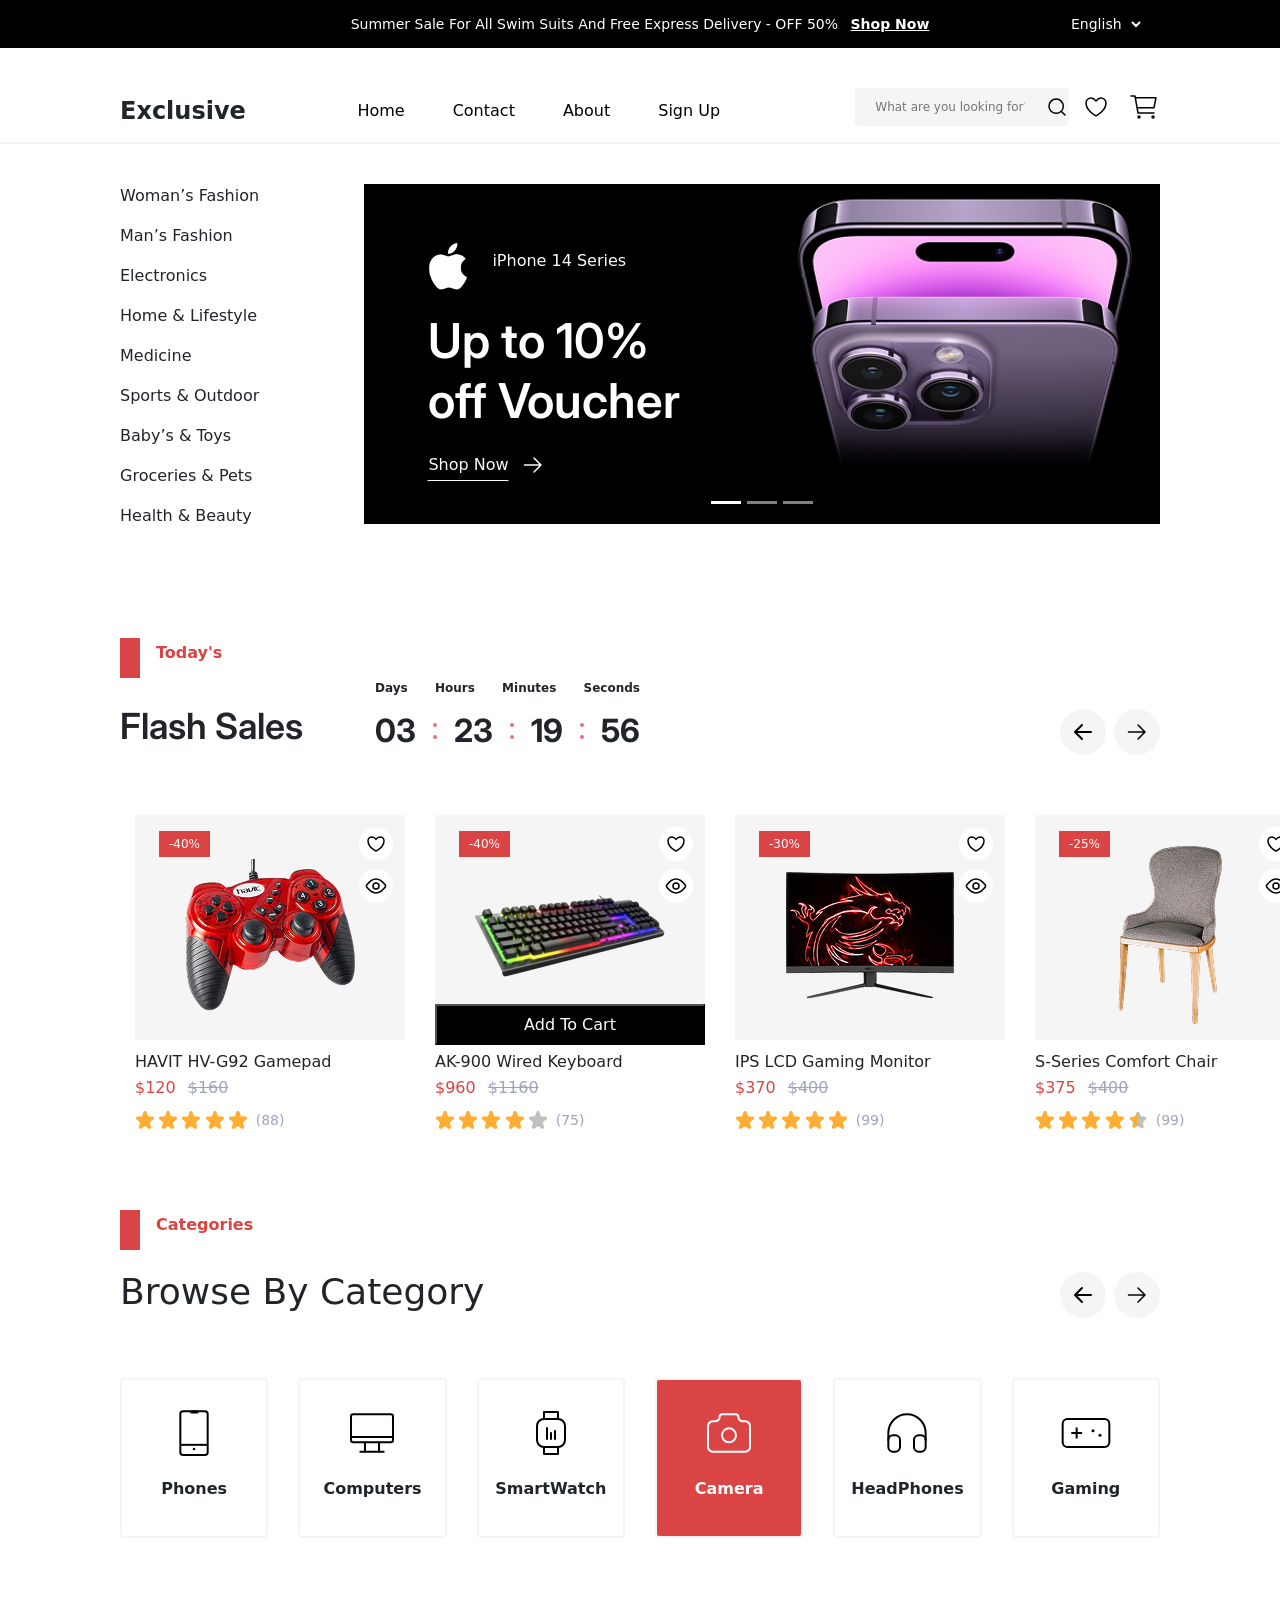
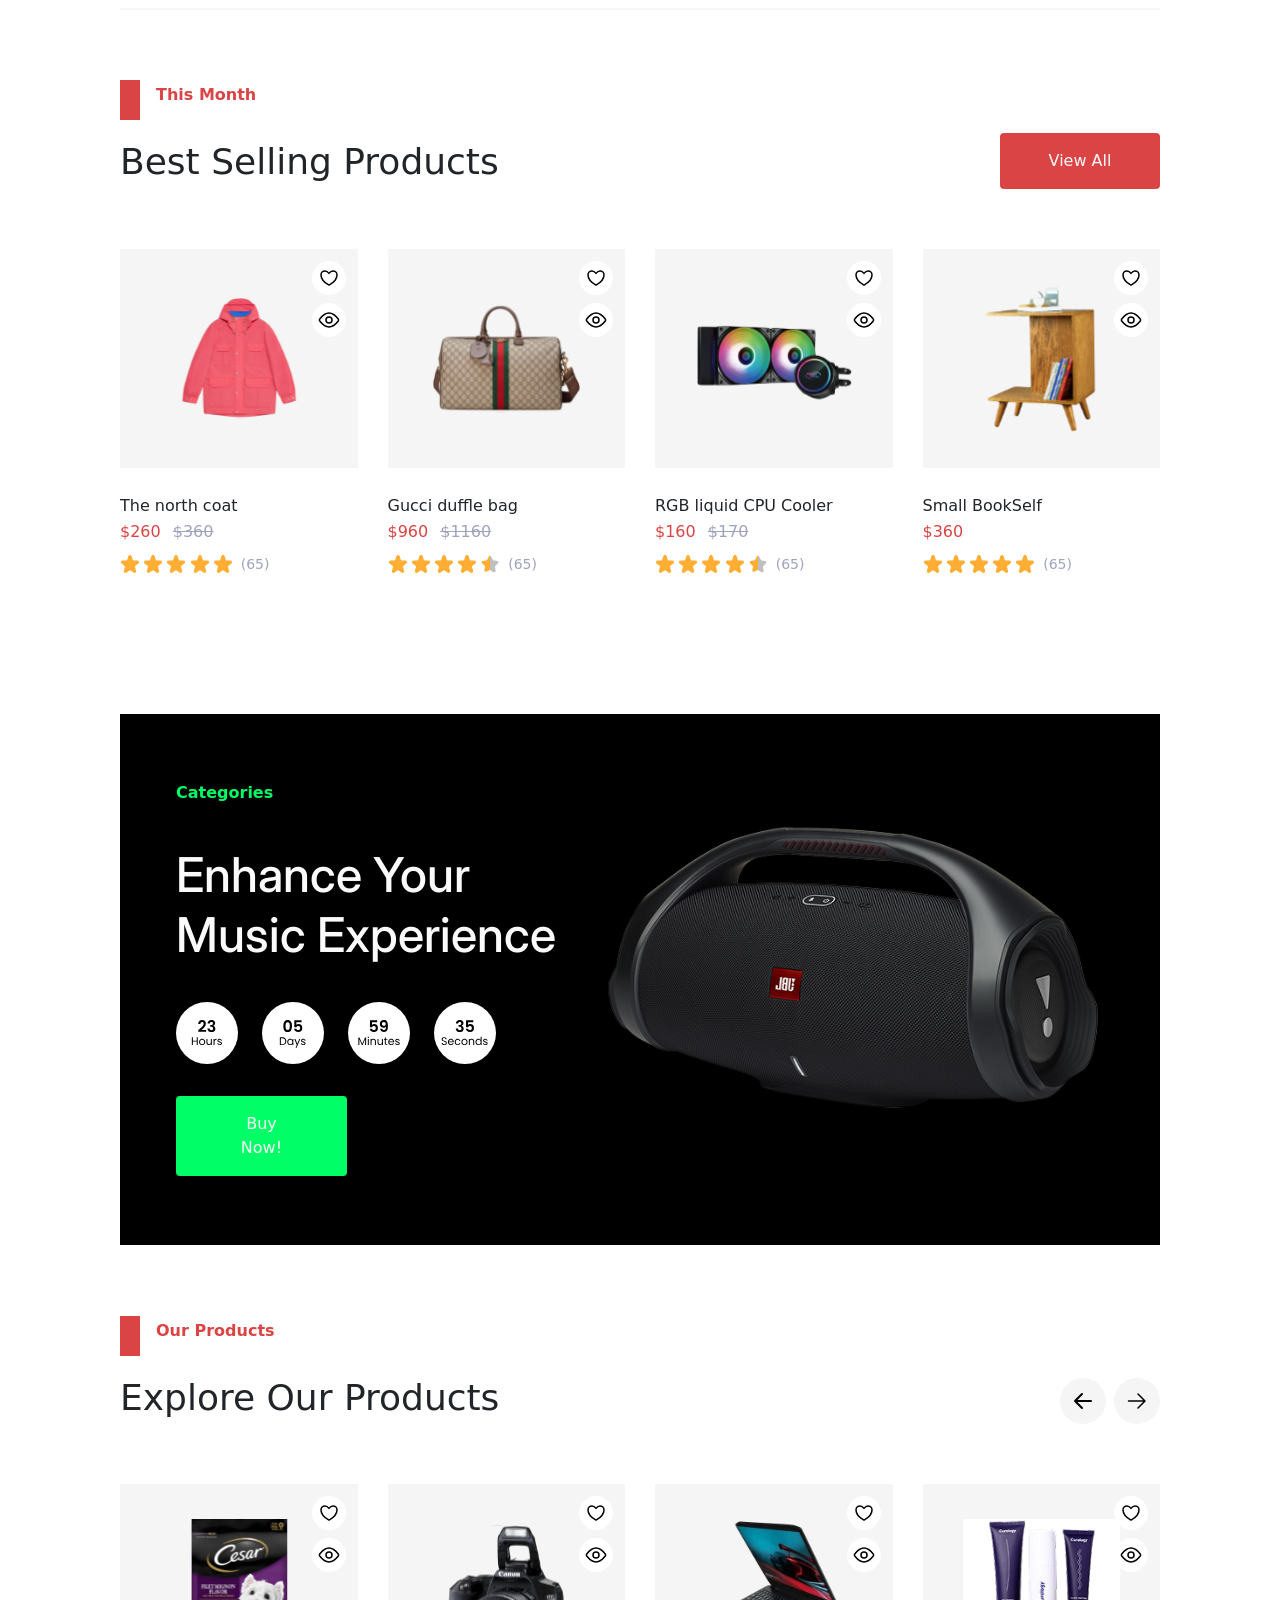
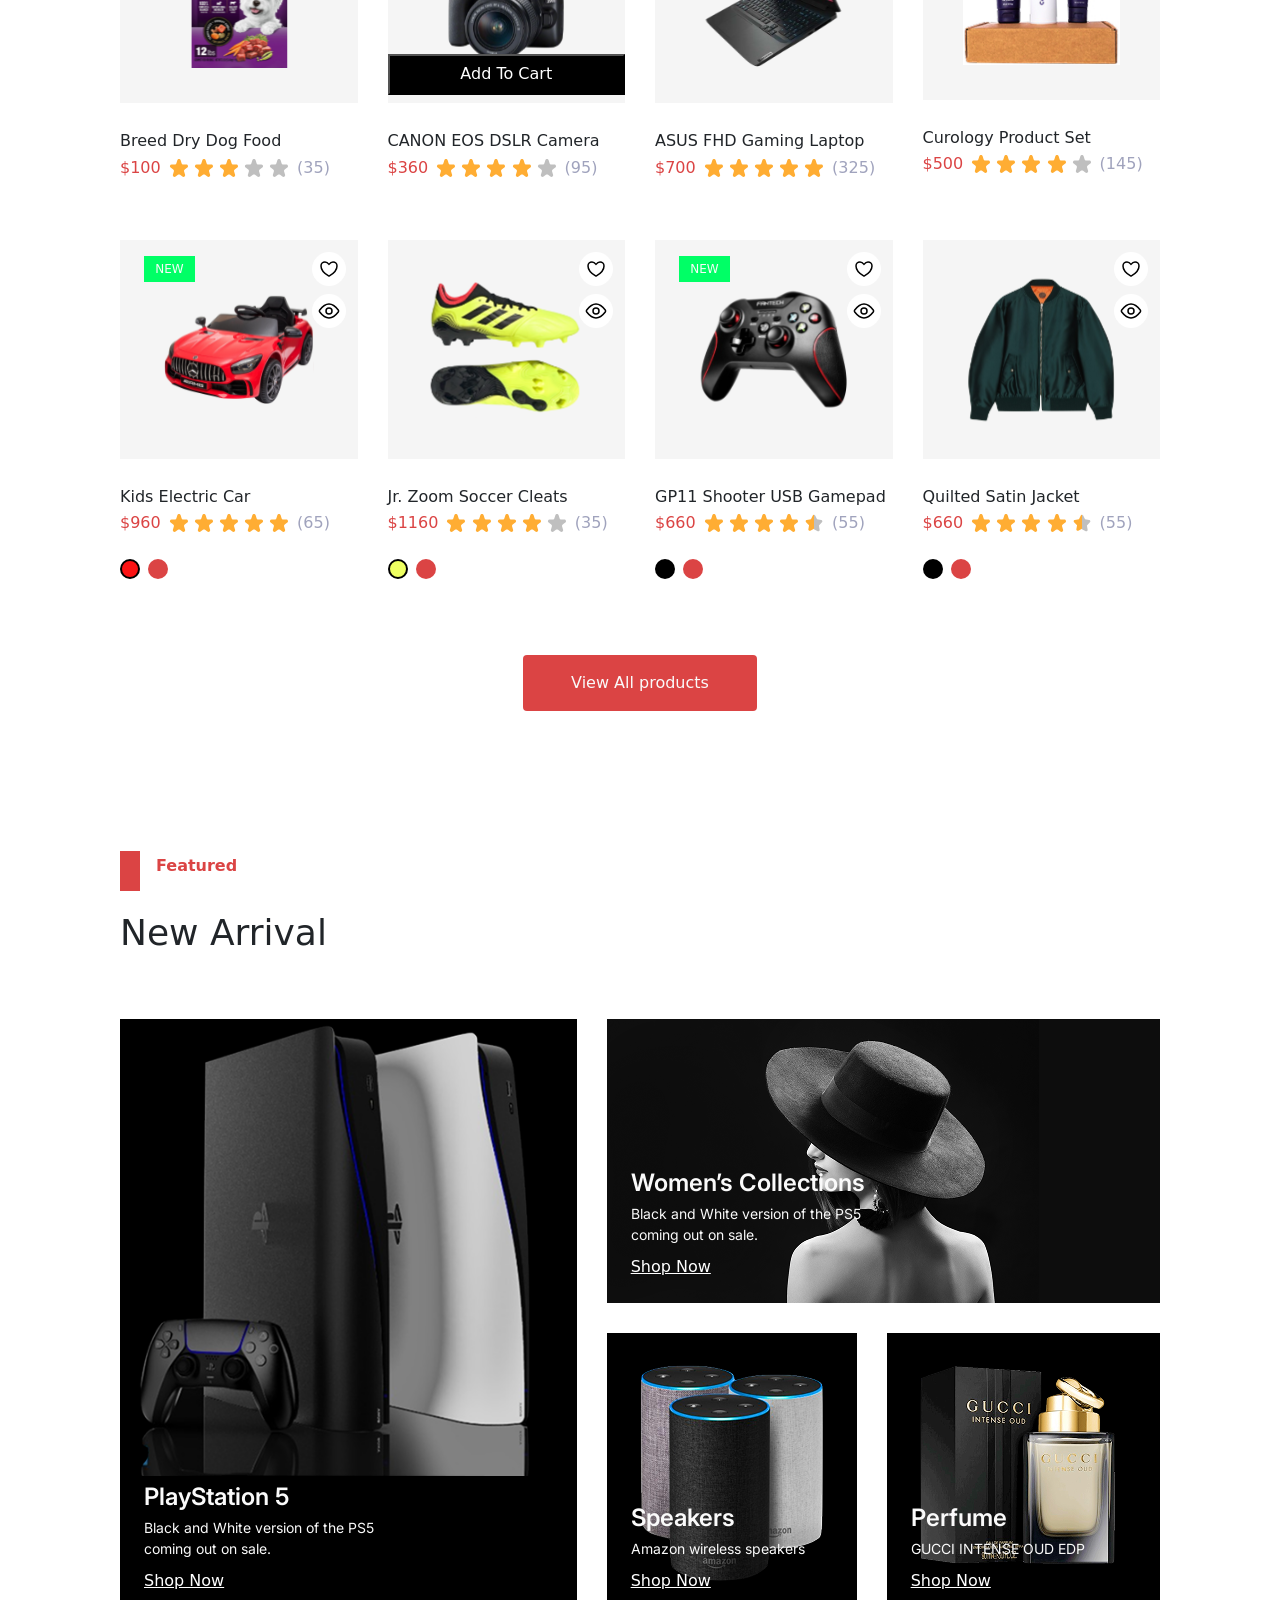
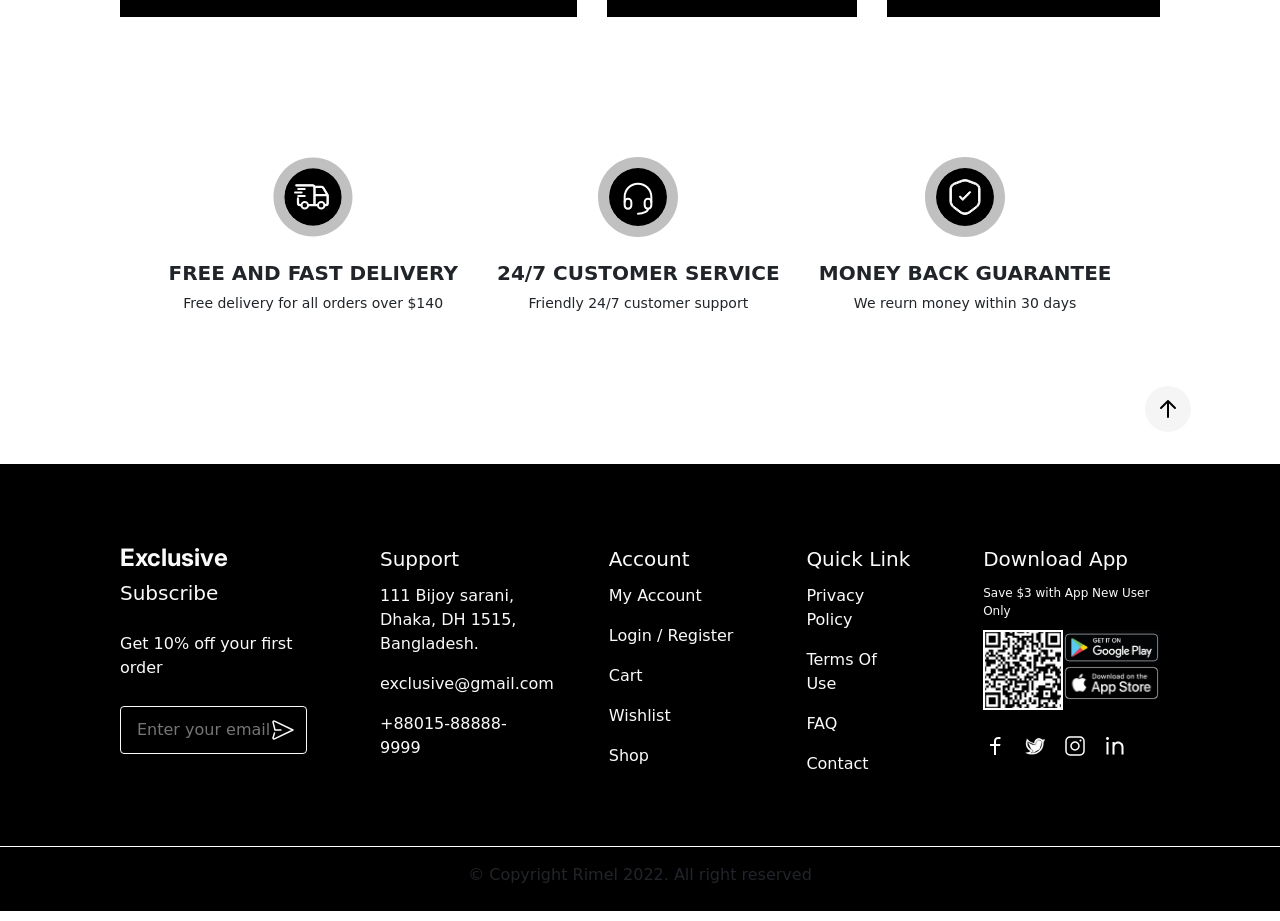
<file: index.html>
<!DOCTYPE html>
<html lang="en">
<head>
  <meta charset="UTF-8">
  <meta name="viewport" content="width=device-width, initial-scale=1.0">
  <link rel="stylesheet" href="./styles/reset.css">
  <link rel="stylesheet" href="./styles/styles.css">
  <link rel="stylesheet" href="./styles/responsive.css">
   <link href="https://cdn.jsdelivr.net/npm/bootstrap@5.3.3/dist/css/bootstrap.min.css" rel="stylesheet" integrity="sha384-QWTKZyjpPEjISv5WaRU9OFeRpok6YctnYmDr5pNlyT2bRjXh0JMhjY6hW+ALEwIH" crossorigin="anonymous">
  <title>E-commerce</title>
</head>
<body>
  <!-- Header-->
 <header class="header">
    <!-- Language Bar -->
  <div class="dropdown">
    <select id="language-select" class="dropdown-select">
      <option value="english" selected>English</option>
      <option value="french">French</option>
      <option value="spanish">Spanish</option>
      <option value="german">German</option>
      <option value="italian">Italian</option>
    </select>
  </div>
  <!-- Header Box containing the promotion text and shop now link -->
 <div class="header__box">
  <p class="header__text">
    Summer Sale For All Swim Suits And Free Express Delivery - OFF 50% 
    <a href="#shopnow" class="hero__shop-now-link">Shop Now</a>
  </p>
</div>

   <!-- Header Bottom Box containing the navigation bar and buttons -->
  <div class="header__bottom-box">
     <!-- Navigation Bar with menu items -->
   <div class="navbar">
    <p class="navbar-header">Exclusive</p>
     <nav class="navbar__nav">
    <ul class="navbar__list">
      <li><a href="./index.html" class="navbar__link">Home</a></li>
      <li><a href="#contact" class="navbar__link">Contact</a></li>
     <li><a href="./about.html" class="navbar__link">About</a></li>
      <li><a href="#signup" class="navbar__link navbar__link--signup">Sign Up</a></li>
    </ul>
  </nav>
   </div>
   <!-- Nav Buttons (Search Bar, Wishlist, and Basket) -->
   <div class="nav-buttons">
  <div class="nav-buttons__search">
    <input type="text" placeholder="What are you looking for?" class="nav-buttons__search-input">
    <img src="./images/Home/search.svg" class="nav-buttons__search-icon" alt="search-icon" />
  </div>
  <div class="nav-buttons__icons">
   <a href="./wishlist.html">
  <img src="./images/Home/Wishlist.svg" class="nav-buttons__wishlist-icon" alt="wishlist-icon" />
</a>
    <img src="./images/Home/basket.svg" class="nav-buttons__basket-icon" alt="basket-icon" />
  </div>
</div>
  </div>
    <!--Burger Menu hidden by default-->
<div class="burger-menu">
        <div class="burger-menu-bar"></div>
        <div class="burger-menu-bar"></div>
        <div class="burger-menu-bar"></div>
    </div>
      <!--Burger Navigation-->
    <div class="burger-navigation">
<ul class="burger-navigation-list">
   <li><a href="./index.html" class="navbar__link">Home</a></li>
      <li><a href="#contact" class="navbar__link">Contact</a></li>
     <li><a href="./about.html" class="navbar__link">About</a></li>
      <li><a href="#signup" class="navbar__link navbar__link--signup">Sign Up</a></li>
      <li></li>
</ul>
     <input type="text" placeholder="What are you looking for?" class="burger-navigation-input"> 
     <div>
      <a href="./wishlist.html">
  <img src="./images/Home/Wishlist.svg" class="nav-buttons__wishlist-icon" alt="wishlist-icon" />
</a>
<img src="./images/Home/basket.svg" class="nav-buttons__basket-icon" alt="basket-icon" />
</div>
    </div>
</header>
<main>
    <!-- Hero Section -->
  <section class="hero-section section">
    <!-- side bar with product categories list -->
  <aside>
    <div class="categories-box">
<ul class="categories-list">
<li class="list-group-item"> Woman’s Fashion</li>
<li class="list-group-item">Man’s Fashion</li>
  <li class="list-group-item">Electronics</li>
  <li class="list-group-item">Home &amp; Lifestyle</li>
  <li class="list-group-item">Medicine</li>
   <li class="list-group-item">Sports &amp; Outdoor</li>
   <li class="list-group-item">Baby’s &amp; Toys</li>
    <li class="list-group-item">Groceries &amp; Pets</li>
    <li class="list-group-item">Health &amp; Beauty</li>
</ul>
</div>
  </aside>
   <!-- Hero Content, used Bootstrap-->
  <div class="hero-content">
     <div id="carouselExampleCaptions" class="carousel slide">
  <div class="carousel-indicators">
    <button type="button" data-bs-target="#carouselExampleCaptions" data-bs-slide-to="0" class="active" aria-current="true" aria-label="Slide 1"></button>
    <button type="button" data-bs-target="#carouselExampleCaptions" data-bs-slide-to="1" aria-label="Slide 2"></button>
    <button type="button" data-bs-target="#carouselExampleCaptions" data-bs-slide-to="2" aria-label="Slide 3"></button>
  </div>
  <div class="carousel-inner">
<div class="carousel-item active">
  <div class="row no-gutters">
    <!-- Left side (Text) -->
    <div class="col-md-6 d-flex align-items-center text-side">
      <div class="text-content">
        <div class="hero-subtitles">
          <img src="./images/Home/apple.svg" alt="apple-icon" />
          <p>iPhone 14 Series</p>
        </div>
        <h1 class="hero-header">Up to 10% off Voucher</h1>
        <div class="hero-btn">
          <a href="#" class="shopping-link">Shop Now</a>
          <img src="./images/Home/white-arrow.svg" alt="right-arrow" />
        </div>
      </div>
    </div>
    <!-- Right side (Image) -->
    <div class="col-md-6 image-side">
      <img src="./images/Home/hero-img.png" class="d-block w-100" alt="...">
    </div>
  </div>
</div>
  </div>
</div>
   </div>
  </section>
   <!-- flash-sales Section -->
<section class="flash-sales-section">
    <!-- Flash Sales Header Section -->
  <div class="flash-sales-header">
    <div class="section-titles">
<div class="section-title-box">
    <div class="section-title-elements">
      <div class="title-element-box">
      </div>
      <p>Today's</p>
    </div>
  </div>
<div class="flesh-section-title">
<h3>Flash Sales</h3>
 <!-- Timer Box -->
<div class="time-box">
  <ul class="time-set">
    <li>Days</li>
    <li>Hours</li>
    <li>Minutes</li>
    <li>Seconds</li>
  </ul>
   <!-- Countdown Numbers -->
  <div class="time-box-info-numbers">
  <div class="time-box-info-number">
    03
  </div>
  <div class="time-dots">
     <div class="dot"></div>
     <div class="dot"></div>
</div>
  <div class="time-box-info-number">
    23
  </div>
    <div class="time-dots">
     <div class="dot"></div>
     <div class="dot"></div>
</div>
  <div class="time-box-info-number">
    19
  </div>
    <div class="time-dots">
     <div class="dot"></div>
     <div class="dot"></div>
</div>
  <div class="time-box-info-number">
    56
  </div>
  </div>
</div>
  </div>
  </div>
   <!-- Navigation Buttons for Product Cards -->
  <div class="section-navigation">
    <div class="navigation-button">
      <img src="./images/Home/arrow-left.svg" alt="arrow-left" />
    </div>
    <div class="navigation-button">
      <img src="./images/Home/arrow-right.svg" alt="arrow-right" />
    </div>
  </div>
  </div>
  <!-- Flash Sales Product Cards -->
  <div class="flesh-sales-cards">
      <!-- Flash Sales Product Card -->
    <div class="wishlist-card">
      <div class="wishlist-images">
  <div class="card-icons">
        <img src="./images/Home/heart.svg" alt="heart-icon" />
        <img src="./images/Home/eye.svg" alt="eye-icon" />
      </div>
   <p class="card-label red-label">-40%</p>
    <!-- product Image-->
      <img src="./images/Home/Gaming.png" alt="gamepad" class="wishlist-img"/>
    </div>
      <!-- product description-->
  <div class="card-text">
    <h5 class="product-name">HAVIT HV-G92 Gamepad</h5>
     <div class="product-prices">
          <p class="current-price">$120</p>
          <p class="old-price">$160</p>
        </div>
         <!-- product Rating-->
    <div class="rating-box">
          <div class="rating-stars">
          <img src="./images/Home/orange-star.svg" alt="orange-star" />
           <img src="./images/Home/orange-star.svg" alt="orange-star" />
            <img src="./images/Home/orange-star.svg" alt="orange-star" />
             <img src="./images/Home/orange-star.svg" alt="orange-star" />
              <img src="./images/Home/orange-star.svg" alt="orange-star" />
             </div>
             <div class="rating-num">
              <p>(88)</p>
             </div>
        </div>
  </div>
</div>
 <!-- product card-->
  <div class="wishlist-card">
          <div class="wishlist-images">
<div class="card-icons">
        <img src="./images/Home/heart.svg" alt="heart-icon" />
        <img src="./images/Home/eye.svg" alt="eye-icon" />
      </div>
      <p class="card-label red-label">-40%</p>
       <!-- product Image-->
      <img src="./images/Home/keyboard.png" alt="keyboard" class="wishlist-img" />
      </div>
       <!-- product description-->
     <button class="card-button" type="button">Add To Cart</button>
  <div class="card-text">
    <h5 class="product-name">AK-900 Wired Keyboard</h5>
     <div class="product-prices">
          <p class="current-price">$960</p>
          <p class="old-price">$1160</p>
        </div>
         <!-- product Rating-->
    <div class="rating-box">
          <div class="rating-stars">
          <img src="./images/Home/orange-star.svg" alt="orange-star" />
           <img src="./images/Home/orange-star.svg" alt="orange-star" />
            <img src="./images/Home/orange-star.svg" alt="orange-star" />
             <img src="./images/Home/orange-star.svg" alt="orange-star" />
              <img src="./images/Home/grey-star.svg" alt="grey-star" />
             </div>
             <div class="rating-num">
              <p>(75)</p>
             </div>
        </div>
  </div>
</div>
  <div class="wishlist-card">
          <div class="wishlist-images">
<div class="card-icons">
        <img src="./images/Home/heart.svg" alt="heart-icon" />
        <img src="./images/Home/eye.svg" alt="eye-icon" />
      </div>
      <p class="card-label red-label">-30%</p>
       <!-- product Image-->
      <img src="./images/Wishlist/tv.png" alt="tv" class="wishlist-img" />
      </div>
       <!-- product description-->
  <div class="card-text">
    <h5 class="product-name">IPS LCD Gaming Monitor </h5>
     <div class="product-prices">
          <p class="current-price">$370</p>
          <p class="old-price">$400</p>
        </div>
                 <!-- product Rating-->
    <div class="rating-box">
          <div class="rating-stars">
          <img src="./images/Home/orange-star.svg" alt="orange-star" />
           <img src="./images/Home/orange-star.svg" alt="orange-star" />
            <img src="./images/Home/orange-star.svg" alt="orange-star" />
             <img src="./images/Home/orange-star.svg" alt="orange-star" />
              <img src="./images/Home/orange-star.svg" alt="orange-star" />  
             </div>
             <div class="rating-num">
              <p>(99)</p>
             </div>
        </div>
  </div>
</div>
<div class="wishlist-card">
          <div class="wishlist-images">
<div class="card-icons">
        <img src="./images/Home/heart.svg" alt="heart-icon" />
        <img src="./images/Home/eye.svg" alt="eye-icon" />
      </div>
      <p class="card-label red-label">-25%</p>
       <!-- product Image-->
      <img src="./images/Home/chair.png" alt="chair" class="wishlist-img" />
      </div>
       <!-- product description-->
  <div class="card-text">
    <h5 class="product-name">S-Series Comfort Chair</h5>
     <div class="product-prices">
          <p class="current-price">$375</p>
          <p class="old-price">$400</p>
        </div>
                 <!-- product Rating-->
    <div class="rating-box">
          <div class="rating-stars">
          <img src="./images/Home/orange-star.svg" alt="orange-star" />
           <img src="./images/Home/orange-star.svg" alt="orange-star" />
            <img src="./images/Home/orange-star.svg" alt="orange-star" />
             <img src="./images/Home/orange-star.svg" alt="orange-star" />
             <img src="./images/Home/star-half-filled.svg"  alt="half-orange"/>
             </div>
             <div class="rating-num">
              <p>(99)</p>
             </div>
        </div>
  </div>
</div>
 <div class="wishlist-card">
          <div class="wishlist-images">
<div class="card-icons">
        <img src="./images/Home/heart.svg" alt="heart-icon" />
        <img src="./images/Home/eye.svg" alt="eye-icon" />
      </div>
      <p class="card-label red-label">-25%</p>
       <!-- product Image-->
      <img src="./images/Home/chair.png" alt="chair" class="wishlist-img" />
      </div>
       <!-- product description-->
  <div class="card-text">
    <h5 class="product-name">S-Series Comfort Chair</h5>
     <div class="product-prices">
          <p class="current-price">$375</p>
          <p class="old-price">$400</p>
        </div>
                 <!-- product Rating-->
    <div class="rating-box">
          <div class="rating-stars">
          <img src="./images/Home/orange-star.svg" alt="orange-star" />
           <img src="./images/Home/orange-star.svg" alt="orange-star" />
            <img src="./images/Home/orange-star.svg" alt="orange-star" />
             <img src="./images/Home/orange-star.svg" alt="orange-star" />
             <img src="./images/Home/star-half-filled.svg"  alt="half-orange"/>
             </div>
             <div class="rating-num">
              <p>(99)</p>
             </div>
        </div>
  </div>
</div>
  </div>
</section>
<!-- Section categories  -->
<section class="categories section">
  <!-- Section Header -->
  <div class="section-header">
<div class="section-title-box">
    <div class="section-title-elements">
      <div class="title-element-box">
      </div>
      <p>Categories</p>
    </div>
    <h3>Browse By Category</h3>
  </div>
    <!-- Section Navigation-->
  <div class="section-navigation">
    <div class="navigation-button">
      <img src="./images/Home/arrow-left.svg" alt="arrow-left" />
    </div>
    <div class="navigation-button">
      <img src="./images/Home/arrow-right.svg" alt="arrow-right" />
    </div>
  </div>
  </div>
  <!-- Categories Container -->
  <div class="categories__container">
    <!-- Category Item: Phones -->
    <div class="categories__container-box">
      <img src="./images/Home/cellPhone.svg" alt="cellPhone" />
      <p>Phones</p>
    </div>
    <!-- Category Item: Computers -->
    <div class="categories__container-box">
      <img src="./images/Home/computer.svg" alt="computer" />
      <p>Computers</p>
    </div>
      <!-- Category Item: SmartWatch -->
    <div class="categories__container-box">
      <img src="./images/Home/smartWatch.svg" alt="SmartWatch" />
      <p>SmartWatch</p>
    </div>
     <!-- Category Item: Camera -->
    <div class="categories__container-box camera-box">
      <img src="./images/Home/camera.svg" alt="Camera" />
      <p>Camera</p>
    </div>
    <!-- Category Item: Headphones -->
    <div class="categories__container-box">
      <img src="./images/Home/headphone.svg" alt="HeadPhones" />
      <p>HeadPhones</p>
    </div>
      <!-- Category Item: Gaming -->
    <div class="categories__container-box">
      <img src="./images/Home/gamepad.svg" alt="Gaming" />
      <p>Gaming</p>
    </div>
  </div>
</section>
  <!-- Section Selling -->
<section class="selling-section section">
   <div class="section-header">
<div class="section-title-box">
    <div class="section-title-elements">
      <div class="title-element-box">
      </div>
      <p>This Month</p>
    </div>
    <h3>Best Selling Products</h3>
  </div>
    <!--Navigation of Section-->
  <div class="section-navigation">
   <button type="button" class="view-button button">View All</button>
  </div>
  </div>
    <!-- products-container -->
  <div class="products-container">
    <!-- products-card -->
    <div class="product-card">
      <div class="card-images">
      <div class="card-icons">
        <img src="./images/Home/heart.svg" alt="heart-icon" />
        <img src="./images/Home/eye.svg" alt="eye-icon" />
      </div>
       <!-- product Image-->
      <img src="./images/Home/coat.svg" alt="red-coat" class="card-img"/>
      </div>
       <!-- product description-->
      <div class="card-text">
        <h5 class="product-name">The north coat</h5>
        <div class="product-prices">
          <p class="current-price">$260</p>
          <p class="old-price">$360</p>
        </div>
                 <!-- product Rating-->
        <div class="rating-box">
          <div class="rating-stars">
          <img src="./images/Home/orange-star.svg" alt="orange-star" />
           <img src="./images/Home/orange-star.svg" alt="orange-star" />
            <img src="./images/Home/orange-star.svg" alt="orange-star" />
             <img src="./images/Home/orange-star.svg" alt="orange-star" />
              <img src="./images/Home/orange-star.svg" alt="orange-star" />
             </div>
             <div class="rating-num">
              <p>(65)</p>
             </div>
        </div>
      </div>
    </div>
    <!-- products-card -->
      <div class="product-card">
      <div class="card-images">
      <div class="card-icons">
        <img src="./images/Home/heart.svg" alt="heart-icon" />
        <img src="./images/Home/eye.svg" alt="eye-icon" />
      </div>
       <!-- product Image-->
      <img src="./images/Home/bag.svg" alt="bag" class="card-img"/>
      </div>
       <!-- product description-->
      <div class="card-text">
        <h5 class="product-name">Gucci duffle bag</h5>
        <div class="product-prices">
          <p class="current-price">$960</p>
          <p class="old-price">$1160</p>
        </div>
                 <!-- product Rating-->
        <div class="rating-box">
          <div class="rating-stars">
          <img src="./images/Home/orange-star.svg" alt="orange-star" />
           <img src="./images/Home/orange-star.svg" alt="orange-star" />
            <img src="./images/Home/orange-star.svg" alt="orange-star" />
             <img src="./images/Home/orange-star.svg" alt="orange-star" />
              <img src="./images/Home/star-half-filled.svg" alt="orange-star" />
             </div>
             <div class="rating-num">
              <p>(65)</p>
             </div>
        </div>
      </div>
    </div>
    <!-- products-card -->
      <div class="product-card">
      <div class="card-images">
      <div class="card-icons">
        <img src="./images/Home/heart.svg" alt="heart-icon" />
        <img src="./images/Home/eye.svg" alt="eye-icon" />
      </div>
       <!-- product Image-->
      <img src="./images/Home/cooler.svg" alt="cooler" class="card-img"/>
      </div>
       <!-- product description-->
      <div class="card-text">
        <h5 class="product-name">RGB liquid CPU Cooler</h5>
        <div class="product-prices">
          <p class="current-price">$160</p>
          <p class="old-price">$170</p>
        </div>
                 <!-- product Rating-->
        <div class="rating-box">
          <div class="rating-stars">
          <img src="./images/Home/orange-star.svg" alt="orange-star" />
           <img src="./images/Home/orange-star.svg" alt="orange-star" />
            <img src="./images/Home/orange-star.svg" alt="orange-star" />
             <img src="./images/Home/orange-star.svg" alt="orange-star" />
              <img src="./images/Home/star-half-filled.svg" alt="orange-star" />
             </div>
             <div class="rating-num">
              <p>(65)</p>
             </div>
        </div>
      </div>
    </div>
    <!-- products-card -->
      <div class="product-card">
      <div class="card-images">
      <div class="card-icons">
        <img src="./images/Home/heart.svg" alt="heart-icon" />
        <img src="./images/Home/eye.svg" alt="eye-icon" />
      </div>
       <!-- product Image-->
      <img src="./images/Home/bookself.svg" alt="bookself" class="card-img"/>
      </div>
       <!-- product description-->
      <div class="card-text">
        <h5 class="product-name">Small BookSelf</h5>
        <div class="product-prices">
          <p class="current-price">$360</p>
        </div>
                 <!-- product Rating-->
        <div class="rating-box">
          <div class="rating-stars">
          <img src="./images/Home/orange-star.svg" alt="orange-star" />
           <img src="./images/Home/orange-star.svg" alt="orange-star" />
            <img src="./images/Home/orange-star.svg" alt="orange-star" />
             <img src="./images/Home/orange-star.svg" alt="orange-star" />
              <img src="./images/Home/orange-star.svg" alt="orange-star" />
             </div>
             <div class="rating-num">
              <p>(65)</p>
             </div>
        </div>
      </div>
    </div>
  </div>
</section>
 <!-- Music Section -->
<section class="music-section section">
  <div class="music-box-content">
    <p>Categories</p>
    <h3>Enhance Your Music Experience</h3>
     <!-- Time -->
    <div class="time-container">
      <img src="./images/Home/hours.svg" alt="hours-icon" />
      <img src="./images/Home/days.svg" alt="days-icon" />
      <img src="./images/Home/minutes.svg" alt="minutes-icon" />
      <img src="./images/Home/seconds.svg" alt="seconds-icon" />
    </div>
    <button type="button" class="green-button button">Buy Now!</button>
  </div>
   <!-- Music Section image -->
  <div class="music-box-image">
      <img src="./images/Home/music.png" alt="music"/>
  </div>
</section>
 <!-- our-products-section-->
<section class="our-products-section section">
     <div class="section-header">
<div class="section-title-box">
    <div class="section-title-elements">
      <div class="title-element-box">
      </div>
      <p>Our Products</p>
    </div>
    <h3>Explore Our Products</h3>
  </div>
   <!-- Section Navigation-->
  <div class="section-navigation">
    <div class="navigation-button">
      <img src="./images/Home/arrow-left.svg" alt="arrow-left" />
    </div>
    <div class="navigation-button">
      <img src="./images/Home/arrow-right.svg" alt="arrow-right" />
    </div>
  </div>
  </div>
   <!-- Product Container-->
  <div class="products-container">
    <!-- Product Card-->
    <div class="product-card">
      <div class="card-images">
      <div class="card-icons">
        <img src="./images/Home/heart.svg" alt="heart-icon" />
        <img src="./images/Home/eye.svg" alt="eye-icon" />
      </div>
       <!-- product Image-->
      <img src="./images/Home/cat-img.svg" alt="cat-img" class="card-img"/>
      </div>
       <!-- product description-->
      <div class="card-text">
        <h5 class="product-name">Breed Dry Dog Food</h5>
        <div class="card-info">
          <p class="current-price">$100</p>
                   <!-- product Rating-->
        <div class="rating-box">
          <div class="rating-stars">
          <img src="./images/Home/orange-star.svg" alt="orange-star" />
           <img src="./images/Home/orange-star.svg" alt="orange-star" />
            <img src="./images/Home/orange-star.svg" alt="orange-star" />
             <img src="./images/Home/grey-star.svg" alt="grey-star" />
              <img src="./images/Home/grey-star.svg" alt="grey-star" />
             </div>
              <p class="product-rating-number">(35)</p>
        </div>
      </div>
      </div>
    </div>
     <!-- Product Card-->
     <div class="product-card camera-card">
      <div class="card-images">
      <div class="card-icons">
        <img src="./images/Home/heart.svg" alt="heart-icon" />
        <img src="./images/Home/eye.svg" alt="eye-icon" />
      </div>
       <!-- product Image-->
      <img src="./images/Home/canon-camera.svg" alt="camera-img" class="card-img"/>
      </div>
        <button class="card-button" type="button">Add To Cart</button>
         <!-- product description-->
      <div class="card-text">
        <h5 class="product-name">CANON EOS DSLR Camera</h5>
        <div class="card-info">
          <p class="current-price">$360</p>
                   <!-- product Rating-->
        <div class="rating-box">
          <div class="rating-stars">
          <img src="./images/Home/orange-star.svg" alt="orange-star" />
           <img src="./images/Home/orange-star.svg" alt="orange-star" />
            <img src="./images/Home/orange-star.svg" alt="orange-star" />
              <img src="./images/Home/orange-star.svg" alt="orange-star" />
              <img src="./images/Home/grey-star.svg" alt="grey-star" />
             </div>
              <p class="product-rating-number">(95)</p>
        </div>
      </div>
      </div>
    </div>
     <!-- Product Card-->
      <div class="product-card">
      <div class="card-images">
      <div class="card-icons">
        <img src="./images/Home/heart.svg" alt="heart-icon" />
        <img src="./images/Home/eye.svg" alt="eye-icon" />
      </div>
       <!-- product Image-->
      <img src="./images/Home/asus-computer.svg" alt="asus-computer-img" class="card-img"/>
      </div>
       <!-- product description-->
      <div class="card-text">
        <h5 class="product-name">ASUS FHD Gaming Laptop</h5>
        <div class="card-info">
          <p class="current-price">$700</p>
                   <!-- product Rating-->
        <div class="rating-box">
          <div class="rating-stars">
          <img src="./images/Home/orange-star.svg" alt="orange-star" />
           <img src="./images/Home/orange-star.svg" alt="orange-star" />
            <img src="./images/Home/orange-star.svg" alt="orange-star" />
           <img src="./images/Home/orange-star.svg" alt="orange-star" />
             <img src="./images/Home/orange-star.svg" alt="orange-star" />
             </div>
              <p class="product-rating-number">(325)</p>
        </div>
      </div>
      </div>
    </div>
     <!-- Product Card-->
    <div class="product-card">
      <div class="card-images">
      <div class="card-icons">
        <img src="./images/Home/heart.svg" alt="heart-icon" />
        <img src="./images/Home/eye.svg" alt="eye-icon" />
      </div>
       <!-- product Image-->
      <img src="./images/Home/products-set.jpg" alt="products-set" class="card-img"/>
      </div>
       <!-- product description-->
      <div class="card-text">
        <h5 class="product-name">Curology Product Set </h5>
        <div class="card-info">
          <p class="current-price">$500</p>
                   <!-- product Rating-->
        <div class="rating-box">
          <div class="rating-stars">
          <img src="./images/Home/orange-star.svg" alt="orange-star" />
           <img src="./images/Home/orange-star.svg" alt="orange-star" />
            <img src="./images/Home/orange-star.svg" alt="orange-star" />
               <img src="./images/Home/orange-star.svg" alt="orange-star" />
              <img src="./images/Home/grey-star.svg" alt="grey-star" />
             </div>
              <p class="product-rating-number">(145)</p>
        </div>
      </div>
      </div>
    </div>
     <!-- Product Card-->
  <div class="product-card">
      <div class="card-images">
      <div class="card-icons">
        <img src="./images/Home/heart.svg" alt="heart-icon" />
        <img src="./images/Home/eye.svg" alt="eye-icon" />
      </div>
      <div class="card-label">NEW</div>
       <!-- product Image-->
      <img src="./images/Home/car.svg" alt="kids car" class="card-img"/>
      </div>
       <!-- product description-->
      <div class="card-text">
        <h5 class="product-name">Kids Electric Car </h5>
        <div class="card-info">
          <p class="current-price">$960</p>
                   <!-- product Rating-->
        <div class="rating-box">
          <div class="rating-stars">
          <img src="./images/Home/orange-star.svg" alt="orange-star" />
           <img src="./images/Home/orange-star.svg" alt="orange-star" />
            <img src="./images/Home/orange-star.svg" alt="orange-star" />
               <img src="./images/Home/orange-star.svg" alt="orange-star" />
                <img src="./images/Home/orange-star.svg" alt="orange-star" />
             </div>
              <p class="product-rating-number">(65)</p>
        </div>
      </div>
      </div>
       <div class="card-circles">
<div class="primary-red-circle circle" ></div>
<div class="red-circle circle" ></div>
      </div>
    </div>
     <!-- Product Card-->
 <div class="product-card">
      <div class="card-images">
      <div class="card-icons">
        <img src="./images/Home/heart.svg" alt="heart-icon" />
        <img src="./images/Home/eye.svg" alt="eye-icon" />
      </div>
       <!-- product Image-->
      <img src="./images/Home/boots.svg" alt="products-set" class="card-img"/>
      </div>
       <!-- product description-->
      <div class="card-text">
        <h5 class="product-name">Jr. Zoom Soccer Cleats </h5>
        <div class="card-info">
          <p class="current-price">$1160</p>
                   <!-- product Rating-->
        <div class="rating-box">
          <div class="rating-stars">
          <img src="./images/Home/orange-star.svg" alt="orange-star" />
           <img src="./images/Home/orange-star.svg" alt="orange-star" />
            <img src="./images/Home/orange-star.svg" alt="orange-star" />
               <img src="./images/Home/orange-star.svg" alt="orange-star" />
              <img src="./images/Home/grey-star.svg" alt="grey-star" />
             </div>
              <p class="product-rating-number">(35)</p>
        </div>
      </div>
      </div>
       <div class="card-circles">
<div class="yellow-circle circle" ></div>
<div class="red-circle circle" ></div>
      </div>
    </div>
     <!-- Product Card-->
<div class="product-card">
      <div class="card-images">
      <div class="card-icons">
        <img src="./images/Home/heart.svg" alt="heart-icon" />
        <img src="./images/Home/eye.svg" alt="eye-icon" />
      </div>
        <div class="card-label">NEW</div>
         <!-- product Image-->
      <img src="./images/Home/game-shooter.svg" alt="game-shooter" class="card-img"/>
      </div>
       <!-- product description-->
      <div class="card-text">
        <h5 class="product-name">GP11 Shooter USB Gamepad</h5>
        <div class="card-info">
          <p class="current-price">$660</p>
                   <!-- product Rating-->
        <div class="rating-box">
          <div class="rating-stars">
          <img src="./images/Home/orange-star.svg" alt="orange-star" />
           <img src="./images/Home/orange-star.svg" alt="orange-star" />
            <img src="./images/Home/orange-star.svg" alt="orange-star" />
               <img src="./images/Home/orange-star.svg" alt="orange-star" />
              <img src="./images/Home/star-half-filled.svg" alt="half-orange-star" />
             </div>
              <p class="product-rating-number">(55)</p>
        </div>
      </div>
      </div>
      <div class="card-circles">
<div class="black-circle circle" ></div>
<div class="red-circle circle" ></div>
      </div> 
    </div>
       <!-- Product Card-->
 <div class="product-card">
      <div class="card-images">
      <div class="card-icons">
        <img src="./images/Home/heart.svg" alt="heart-icon" />
        <img src="./images/Home/eye.svg" alt="eye-icon" />
      </div>
       <!-- product Image-->
      <img src="./images/Home/jacket.svg" alt="jacket" class="card-img"/>
      </div>
       <!-- product description-->
      <div class="card-text">
        <h5 class="product-name">Quilted Satin Jacket </h5>
        <div class="card-info">
          <p class="current-price">$660</p>
                   <!-- product Rating-->
        <div class="rating-box">
          <div class="rating-stars">
          <img src="./images/Home/orange-star.svg" alt="orange-star" />
           <img src="./images/Home/orange-star.svg" alt="orange-star" />
            <img src="./images/Home/orange-star.svg" alt="orange-star" />
               <img src="./images/Home/orange-star.svg" alt="orange-star" />
              <img src="./images/Home/star-half-filled.svg" alt="halt-grey-star" />
             </div>
              <p class="product-rating-number">(55)</p>
        </div>
      </div>
      </div>
      <div class="card-circles">
<div class="black-circle circle" ></div>
<div class="red-circle circle" ></div>
      </div>
    </div>
  </div>
   <button class="products-button button" type="button">View All products</button>
</section>
 <!-- new-arrivals Section-->
<section class="new-arrivals section">
    <div class="section-header">
<div class="section-title-box">
    <div class="section-title-elements">
      <div class="title-element-box">
      </div>
      <p>Featured</p>
    </div>
    <h3>New Arrival</h3>
  </div>
  </div>
   <!-- new-arrivals Container-->
  <div class="new-arrivals-container">
     <!-- First Image-->
<div class="first-image">
  <img src="./images/Home/placestation.png" alt="placestation" class="arrival-image"/>
<div class="image-text">
  <h5>PlayStation 5</h5>
  <p>Black and White version of the PS5 coming out on sale.</p>
  <a href="#">Shop Now</a>
</div>
</div>
 <!-- Second Image-->
<div class="second-image">
  <img src="./images/Home/attractive-woman.png" alt="woman-image"  class="arrival-image"/>
<div class="image-text">
  <h5>Women’s Collections</h5>
  <p>Black and White version of the PS5 coming out on sale.</p>
  <a href="#">Shop Now</a>
</div>
</div>
 <!-- Third Image-->
<div class="third-image">
<img src="images/Home/amazon.png" alt="speaker" class="arrival-image" />
<div class="image-text">
  <h5>Speakers</h5>
  <p>Amazon wireless speakers</p>
  <a href="#">Shop Now</a>
</div>
</div>
 <!-- Fourth Image-->
<div class="fourth-image">
<img src="./images/Home/gucci.png" alt="gucci-products" class="arrival-image" />
<div class="image-text">
  <h5>Perfume</h5>
  <p>GUCCI INTENSE OUD EDP</p>
  <a href="#">Shop Now</a>
</div>
</div>
  </div>
</section>
 <!-- service-features Section-->
  <section class="service-features">
     <!-- Service Box-->
    <div class="service-box">
  <img src="./images/Home/Services.svg" alt="car-icon" class="service-box__icon"/>
  <div class="service-box__text">
    <h4 class="service-box__title">FREE AND FAST DELIVERY</h4>
    <p class="service-box__description">Free delivery for all orders over $140</p>
  </div>
</div>
    <!-- Service Box-->
<div class="service-box">
  <img src="./images/Home/support.svg" alt="car-icon" class="service-box__icon"/>
  <div class="service-box__text">
    <h4 class="service-box__title">24/7 CUSTOMER SERVICE</h4>
    <p class="service-box__description">Friendly 24/7 customer support</p>
  </div>
</div>
    <!-- Service Box-->
<div class="service-box">
  <img src="./images/Home/guaranty-icon.svg" alt="car-icon" class="service-box__icon"/>
  <div class="service-box__text">
    <h4 class="service-box__title">MONEY BACK GUARANTEE</h4>
    <p class="service-box__description">We reurn money within 30 days</p>
  </div>
</div>
  </section>
      <!-- Service Navigation-->
  <div class="navigation-button service-button">
    <img src="./images/Home/arrow-up.svg" alt="arrow-up" />
  </div>
</main>
    <!-- Footer-->
  <footer class="footer">
    <div class="footer-top-container">
<div class="subscribe-box footer-column">
   <!-- Subscription Column-->
  <h6>Exclusive</h6>
  <p class="subscribe">Subscribe</p>
  <p class="discount">Get 10% off your first order</p>
  <div class="input-container">
  <input type="email" placeholder="Enter your email" class="input-with-icon">
  <img src="./images/Home/icon-send.svg" alt="arrow-icon" class="input-icon">
</div>

</div>
 <!-- Support Info -->
<div class="support-box footer-column">
  <p class="footer-column-title">Support</p>
     <ul class="account-list">
    <li class="contact-info">111 Bijoy sarani, Dhaka,  DH 1515, Bangladesh.</li>
    <li><a href="mailto:exclusive@gmail.com" target="_blank" class="contact-info">exclusive@gmail.com</a></li>
    <li><a href="tel:+88015-88888-9999" target="_blank" class="contact-info">+88015-88888-9999</a></li>
</ul>
  </div>
   <!-- Account  Info -->
<div class="footer-column">
    <p class="footer-column-title">Account</p>
    <ul class="account-list">
    <li>My Account</li>
    <li>Login / Register</li>
    <li>Cart</li>
    <li>Wishlist</li>
    <li>Shop</li>
  </ul>
</div>
 <!--Quick links -->
<div class="footer-column">
    <p class="footer-column-title">Quick Link</p>
      <ul class="account-list">
    <li>Privacy Policy</li>
    <li>Terms Of Use</li>
    <li>FAQ</li>
    <li>Contact</li>
  </ul>
</div>
 <!-- Application Info -->
<div class="footer-column">
  <div class="account-list">
    <p class="footer-column-title">Download App</p>
    <p class="footer-save">Save $3 with App New User Only</p>
    <div class="apps-container">
      <img src="./images/Home/Qr-Code.svg" alt="qr-code" />
      <div class="apps-box">
        <img src="./images/Home/GooglePlay.svg" alt="app-store" />
        <img src="./images/Home/AppStore.svg" alt="app-store" />
      </div>
    </div>
     <!-- Scoial website navigation -->
   <div class="social-icons">
  <a href="https://www.facebook.com" target="_blank">
    <img src="./images/Home/Icon-Facebook.svg" alt="facebook" />
  </a>
  <a href="https://www.twitter.com" target="_blank">
    <img src="./images/Home/Icon-Twitter.svg" alt="twitter" />
  </a>
  <a href="https://www.instagram.com" target="_blank">
    <img src="./images/Home/icon-instagram.svg" alt="instagram" />
  </a>
  <a href="https://www.linkedin.com" target="_blank">
    <img src="./images/Home/Icon-Linkedin.svg" alt="linkedin" />
  </a>
</div>

  </div>
</div>
    </div>
     <!-- Copyright-->
    <div class="footer-bottom-container">
      <p>&copy; Copyright Rimel 2022. All right reserved</p>
    </div>
  </footer>
  <script src="https://cdn.jsdelivr.net/npm/bootstrap@5.3.3/dist/js/bootstrap.bundle.min.js" integrity="sha384-YvpcrYf0tY3lHB60NNkmXc5s9fDVZLESaAA55NDzOxhy9GkcIdslK1eN7N6jIeHz" crossorigin="anonymous"></script>
<script src="./script.js"></script>
</body>
</html>
</file>
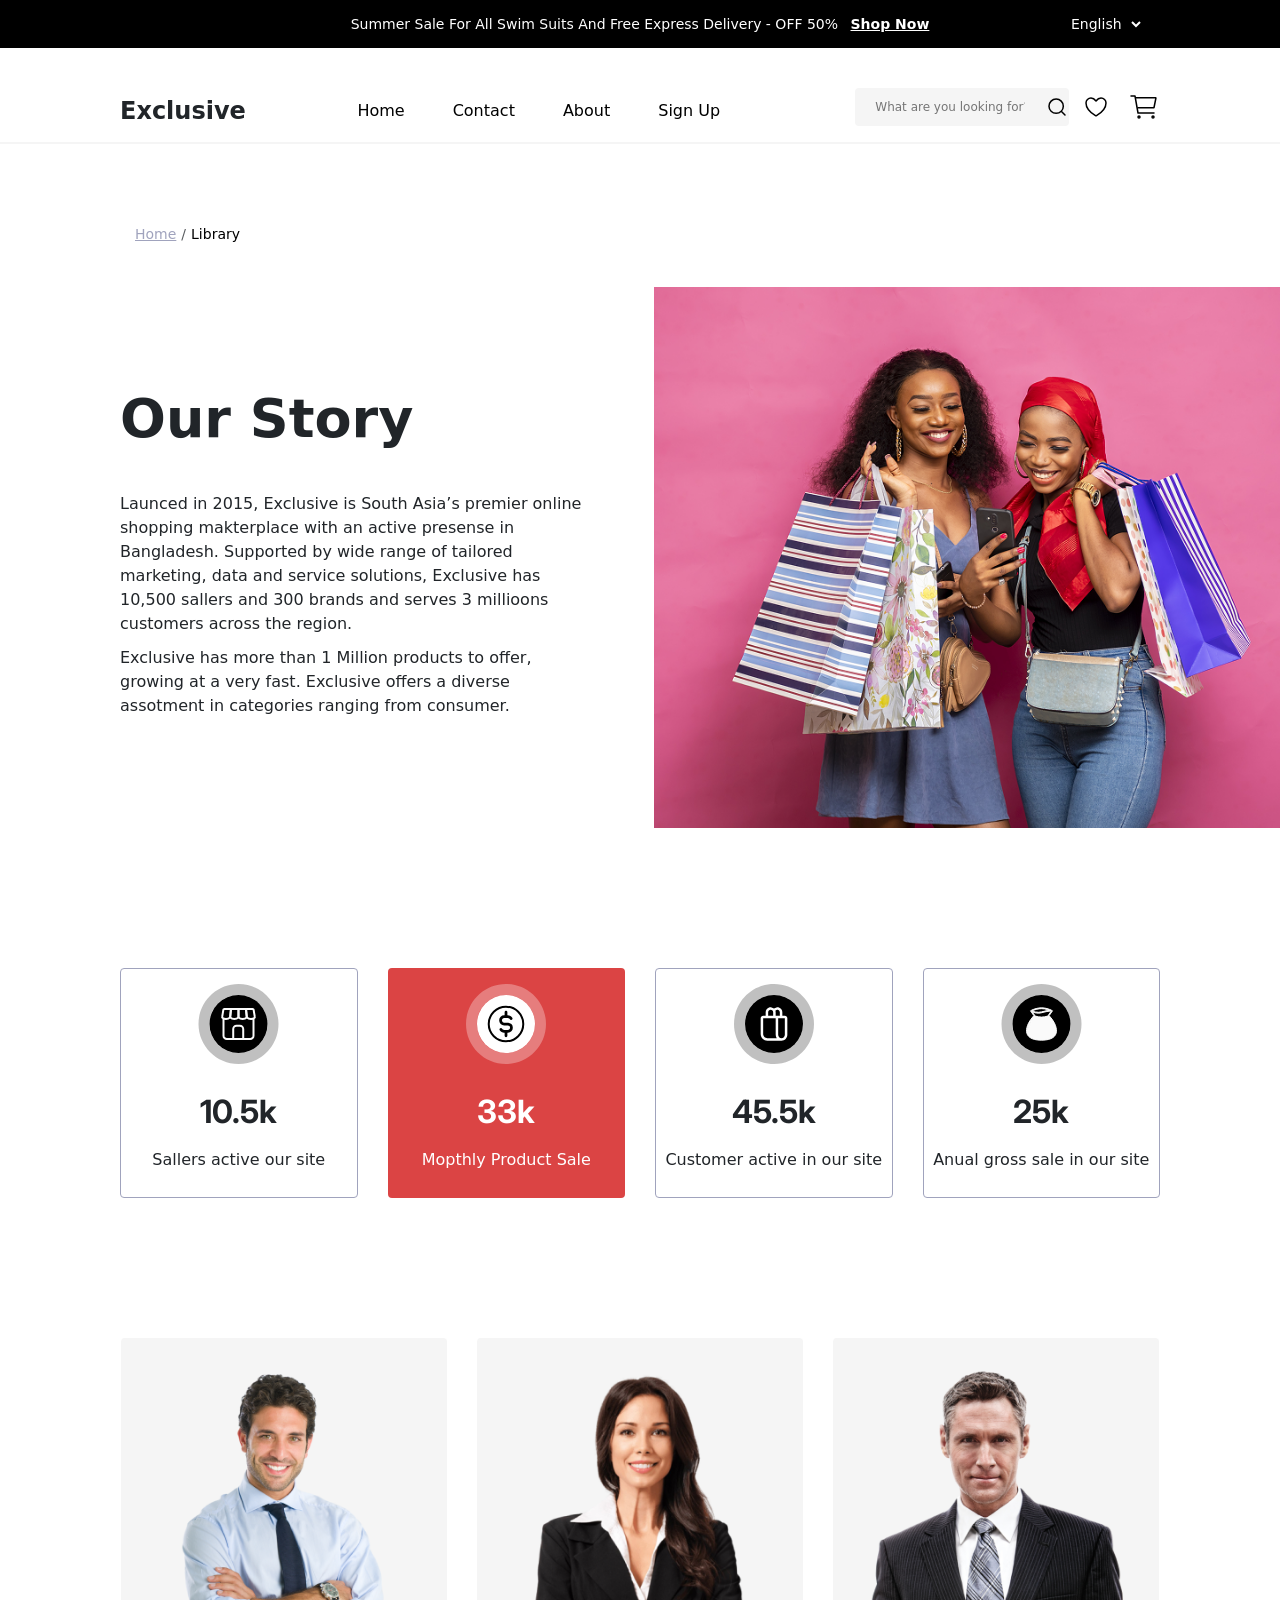
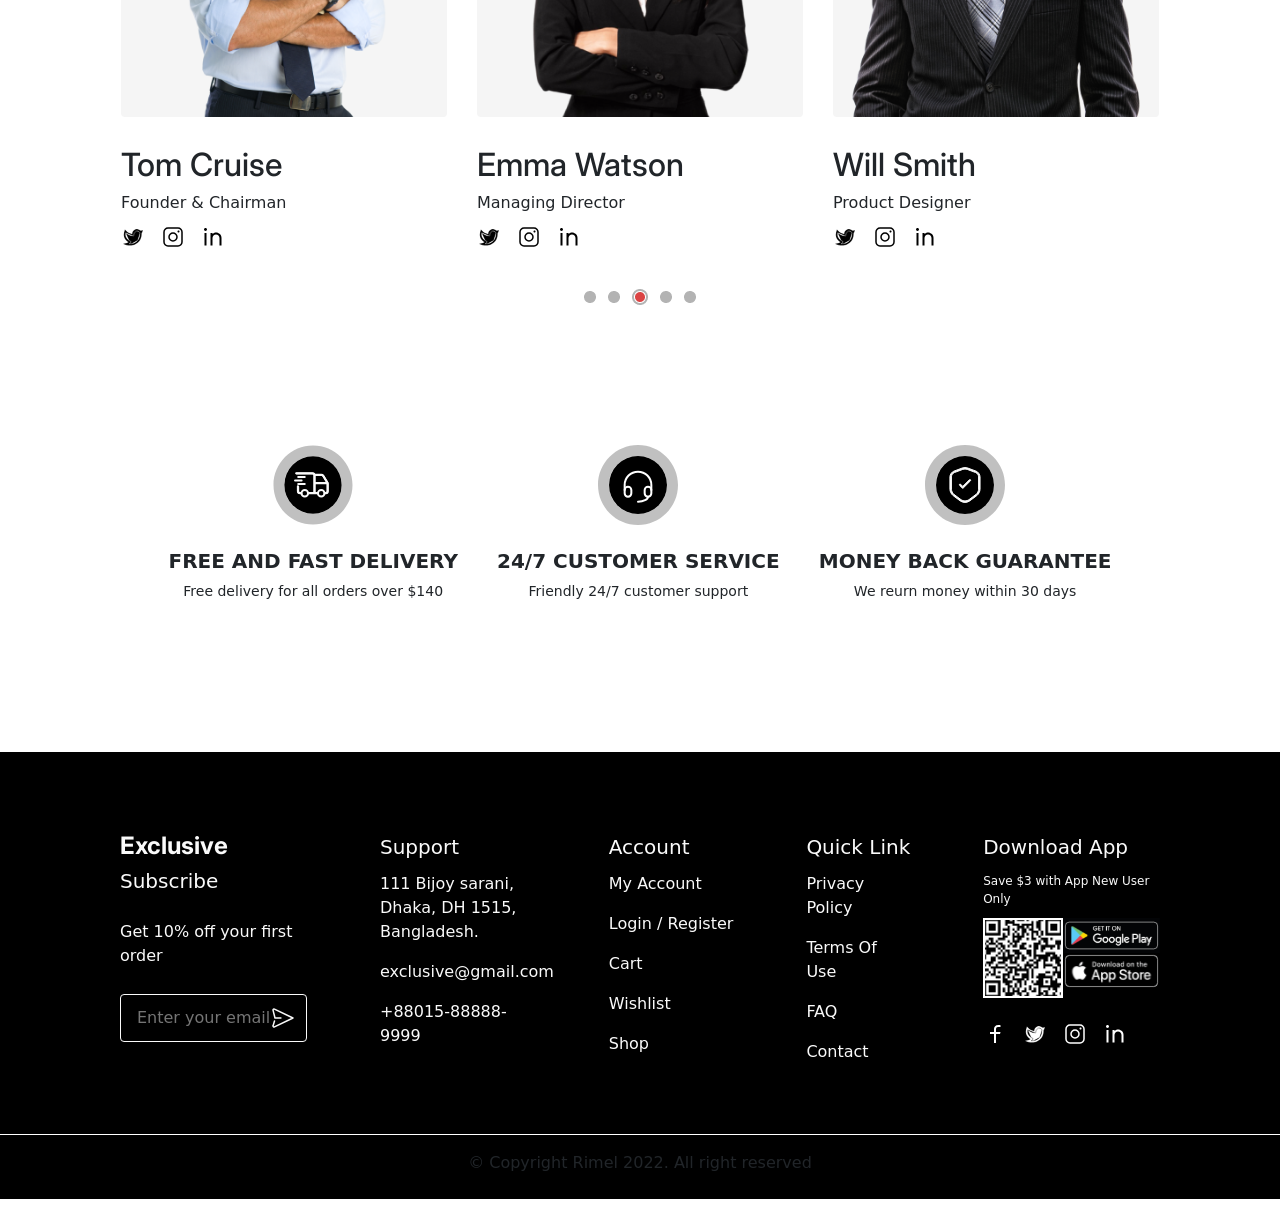
<file: about.html>
<!DOCTYPE html>
<html lang="en">
<head>
  <meta charset="UTF-8">
  <meta name="viewport" content="width=device-width, initial-scale=1.0" />
   <link rel="stylesheet" href="./styles/reset.css">
  <link rel="stylesheet" href="./styles/styles.css">
  <link rel="stylesheet" href="./styles/responsive.css">
   <link href="https://cdn.jsdelivr.net/npm/bootstrap@5.3.3/dist/css/bootstrap.min.css" rel="stylesheet" integrity="sha384-QWTKZyjpPEjISv5WaRU9OFeRpok6YctnYmDr5pNlyT2bRjXh0JMhjY6hW+ALEwIH" crossorigin="anonymous">
    <title>about</title>
</head>
<body>
  <header class="header">
      <!-- Language Bar -->
  <div class="dropdown">
    <select id="language-select" class="dropdown-select">
      <option value="english" selected>English</option>
      <option value="french">French</option>
      <option value="spanish">Spanish</option>
      <option value="german">German</option>
      <option value="italian">Italian</option>
    </select>
  </div>
  <!-- Header Box containing the promotion text and shop now link -->
 <div class="header__box">
  <p class="header__text">
    Summer Sale For All Swim Suits And Free Express Delivery - OFF 50% 
    <a href="#shopnow" class="hero__shop-now-link">Shop Now</a>
  </p>
</div>

   <!-- Header Bottom Box containing the navigation bar and buttons -->
  <div class="header__bottom-box">
     <!-- Navigation Bar with menu items -->
   <div class="navbar">
    <p class="navbar-header">Exclusive</p>
     <nav class="navbar__nav">
    <ul class="navbar__list">
      <li><a href="./index.html" class="navbar__link">Home</a></li>
      <li><a href="#contact" class="navbar__link">Contact</a></li>
     <li><a href="./about.html" class="navbar__link">About</a></li>
      <li><a href="#signup" class="navbar__link navbar__link--signup">Sign Up</a></li>
    </ul>
  </nav>
   </div>
   <!-- Nav Buttons (Search Bar, Wishlist, and Basket) -->
   <div class="nav-buttons">
  <div class="nav-buttons__search">
    <input type="text" placeholder="What are you looking for?" class="nav-buttons__search-input">
    <img src="./images/Home/search.svg" class="nav-buttons__search-icon" alt="search-icon" />
  </div>
  <div class="nav-buttons__icons">
   <a href="./wishlist.html">
  <img src="./images/Home/Wishlist.svg" class="nav-buttons__wishlist-icon" alt="wishlist-icon" />
</a>
    <img src="./images/Home/basket.svg" class="nav-buttons__basket-icon" alt="basket-icon" />
  </div>
</div>
  </div>
  <!--Burger Menu hidden by default-->
<div class="burger-menu">
        <div class="burger-menu-bar"></div>
        <div class="burger-menu-bar"></div>
        <div class="burger-menu-bar"></div>
    </div>
    <!--Burger Navigation-->
    <div class="burger-navigation">
<ul class="burger-navigation-list">
   <li><a href="./index.html" class="navbar__link">Home</a></li>
      <li><a href="#contact" class="navbar__link">Contact</a></li>
     <li><a href="./about.html" class="navbar__link">About</a></li>
      <li><a href="#signup" class="navbar__link navbar__link--signup">Sign Up</a></li>
      <li></li>
</ul>
     <input type="text" placeholder="What are you looking for?" class="burger-navigation-input"> 
     <div>
      <a href="./wishlist.html">
  <img src="./images/Home/Wishlist.svg" class="nav-buttons__wishlist-icon" alt="wishlist-icon" />
</a>
<img src="./images/Home/basket.svg" class="nav-buttons__basket-icon" alt="basket-icon" />
</div>
    </div>
</header>
  <main>
<!--Used Bootstrap for breadcrumb -->
  <nav aria-label="breadcrumb">
  <ol class="breadcrumb">
    <li class="breadcrumb-item"><a href="index.html" class="navigate-home">Home</a></li>
    <li class="breadcrumb-item active" aria-current="page">Library</li>
  </ol>
</nav>
  <!--Company Story Section-->
    <section class="about-section" id="about" >
      <!--Company Story text-->
      <div class="about-section-text">
        <h3>Our Story</h3>
        <p>Launced in 2015, Exclusive is South Asia’s premier online shopping makterplace with an active presense in Bangladesh. Supported by wide range of tailored marketing, data and service solutions, Exclusive has 10,500 sallers and 300 brands and serves 3 millioons customers across the region. </p>
     <p>Exclusive has more than 1 Million products to offer, growing at a very fast. Exclusive offers a diverse assotment in categories ranging  from consumer.</p>
      </div>
      <!--About Section Image-->
      <div class="about-section-image">
        <img src="./images/About/about-hero-img.png" alt="two girls are holding bags" />
      </div>
      </section>
      <!--Company Feature Info-->
    <section class="about-features-section section">
      <!--Active Sellers-->
      <div class="features-box">
        <img src="./images/About/Services-1.svg" alt="service-ixon">
        <p class="features-number">10.5k</p>
        <p class="features-description">Sallers active our site</p>
      </div>
      <!--Monthly Sales-->
      <div class="features-box sale-box">
        <img src="./images/About/Services-2.svg" alt="service-ixon">
        <p class="features-number">33k</p>
        <p class="features-description">Mopthly Product Sale</p>
      </div>
      <!--Customers Info-->
      <div class="features-box">
        <img src="./images/About/Services-3.svg" alt="service-ixon">
        <p class="features-number">45.5k</p>
        <p class="features-description">Customer active in our site</p>
      </div>
      <!--Annual Gross-->
      <div class="features-box">
        <img src="./images/About/Services-4.svg" alt="service-ixon">
        <p class="features-number">25k</p>
        <p class="features-description">Anual gross sale in our site</p>
      </div>
    </section>
    <!--Company Employees-->
    <section class="employees-section section">
      <div class="employees-container">
        <!--Founder Info-->
      <div class="employee-box">
        <img src="./images/About/first-employee.png" alt="Tom-Cruise" class="employee-img" />
        <div class="employee-info">
          <p class="employee-name">Tom Cruise</p>
          <p class="employee-position">Founder &amp; Chairman</p>
          <div class="social-icons">
            <img src="./images/About/Icon-Twitter.svg" alt="Icon-Twitter" />
            <img src="./images/About/icon-instagram.svg" alt="icon-instagram" />
            <img src="./images/About/Icon-Linkedin.svg" alt="Icon-Linkedin.svg" />
          </div>
        </div>
      </div>
              <!--Manager Info-->
        <div class="employee-box">
        <img src="./images/About/second-employee.png" alt="Emma Watson" class="employee-img"  />
        <div class="employee-info">
          <p class="employee-name">Emma Watson</p>
          <p class="employee-position">Managing Director</p>
          <div class="social-icons">
            <img src="./images/About/Icon-Twitter.svg" alt="Icon-Twitter" />
            <img src="./images/About/icon-instagram.svg" alt="icon-instagram" />
            <img src="./images/About/Icon-Linkedin.svg" alt="Icon-Linkedin.svg" />
          </div>
        </div>
      </div>
              <!--Designer Info-->
        <div class="employee-box">
        <img src="./images/About/third-employee.png" alt="Will Smith" class="employee-img"  />
        <div class="employee-info">
          <p class="employee-name">Will Smith</p>
          <p class="employee-position">Product Designer</p>
          <div class="social-icons">
            <img src="./images/About/Icon-Twitter.svg" alt="Icon-Twitter" />
            <img src="./images/About/icon-instagram.svg" alt="icon-instagram" />
            <img src="./images/About/Icon-Linkedin.svg" alt="Icon-Linkedin.svg" />
          </div>
        </div>
      </div>
      </div>
<img src="./images/About/buttons.png" alt="buttons-icons" class="buttons-icons" />
    </section>
     <section class="service-features">
      <!--Delivery Info-->
    <div class="service-box">
  <img src="./images/Home/Services.svg" alt="car-icon" class="service-box__icon"/>
  <div class="service-box__text">
    <h4 class="service-box__title">FREE AND FAST DELIVERY</h4>
    <p class="service-box__description">Free delivery for all orders over $140</p>
  </div>
</div>
<!--Support Info-->
<div class="service-box">
  <img src="./images/Home/support.svg" alt="car-icon" class="service-box__icon"/>
  <div class="service-box__text">
    <h4 class="service-box__title">24/7 CUSTOMER SERVICE</h4>
    <p class="service-box__description">Friendly 24/7 customer support</p>
  </div>
</div>
<!--Guaranty Info-->
<div class="service-box">
  <img src="./images/Home/guaranty-icon.svg" alt="car-icon" class="service-box__icon"/>
  <div class="service-box__text">
    <h4 class="service-box__title">MONEY BACK GUARANTEE</h4>
    <p class="service-box__description">We reurn money within 30 days</p>
  </div>
</div>
  </section>
  </main>
     <footer class="footer">
    <div class="footer-top-container">
<div class="subscribe-box footer-column">
   <!-- Subscription Column-->
  <h6>Exclusive</h6>
  <p class="subscribe">Subscribe</p>
  <p class="discount">Get 10% off your first order</p>
  <div class="input-container">
  <input type="email" placeholder="Enter your email" class="input-with-icon">
  <img src="./images/Home/icon-send.svg" alt="arrow-icon" class="input-icon">
</div>

</div>
 <!-- Support Info -->
<div class="support-box footer-column">
  <p class="footer-column-title">Support</p>
     <ul class="account-list">
    <li class="contact-info">111 Bijoy sarani, Dhaka,  DH 1515, Bangladesh.</li>
    <li><a href="mailto:exclusive@gmail.com" target="_blank" class="contact-info">exclusive@gmail.com</a></li>
    <li><a href="tel:+88015-88888-9999" target="_blank" class="contact-info">+88015-88888-9999</a></li>
</ul>
  </div>
   <!-- Account  Info -->
<div class="footer-column">
    <p class="footer-column-title">Account</p>
    <ul class="account-list">
    <li>My Account</li>
    <li>Login / Register</li>
    <li>Cart</li>
    <li>Wishlist</li>
    <li>Shop</li>
  </ul>
</div>
 <!--Quick links -->
<div class="footer-column">
    <p class="footer-column-title">Quick Link</p>
      <ul class="account-list">
    <li>Privacy Policy</li>
    <li>Terms Of Use</li>
    <li>FAQ</li>
    <li>Contact</li>
  </ul>
</div>
 <!-- Application Info -->
<div class="footer-column">
  <div class="account-list">
    <p class="footer-column-title">Download App</p>
    <p class="footer-save">Save $3 with App New User Only</p>
    <div class="apps-container">
      <img src="./images/Home/Qr-Code.svg" alt="qr-code" />
      <div class="apps-box">
        <img src="./images/Home/GooglePlay.svg" alt="app-store" />
        <img src="./images/Home/AppStore.svg" alt="app-store" />
      </div>
    </div>
     <!-- Scoial website navigation -->
   <div class="social-icons">
  <a href="https://www.facebook.com" target="_blank">
    <img src="./images/Home/Icon-Facebook.svg" alt="facebook" />
  </a>
  <a href="https://www.twitter.com" target="_blank">
    <img src="./images/Home/Icon-Twitter.svg" alt="twitter" />
  </a>
  <a href="https://www.instagram.com" target="_blank">
    <img src="./images/Home/icon-instagram.svg" alt="instagram" />
  </a>
  <a href="https://www.linkedin.com" target="_blank">
    <img src="./images/Home/Icon-Linkedin.svg" alt="linkedin" />
  </a>
</div>

  </div>
</div>
    </div>
     <!-- Copyright-->
    <div class="footer-bottom-container">
      <p>&copy; Copyright Rimel 2022. All right reserved</p>
    </div>
  </footer>
   <script src="https://cdn.jsdelivr.net/npm/bootstrap@5.3.3/dist/js/bootstrap.bundle.min.js" integrity="sha384-YvpcrYf0tY3lHB60NNkmXc5s9fDVZLESaAA55NDzOxhy9GkcIdslK1eN7N6jIeHz" crossorigin="anonymous"></script>
<script src="./script.js"></script>
  </body>
</html>
</file>
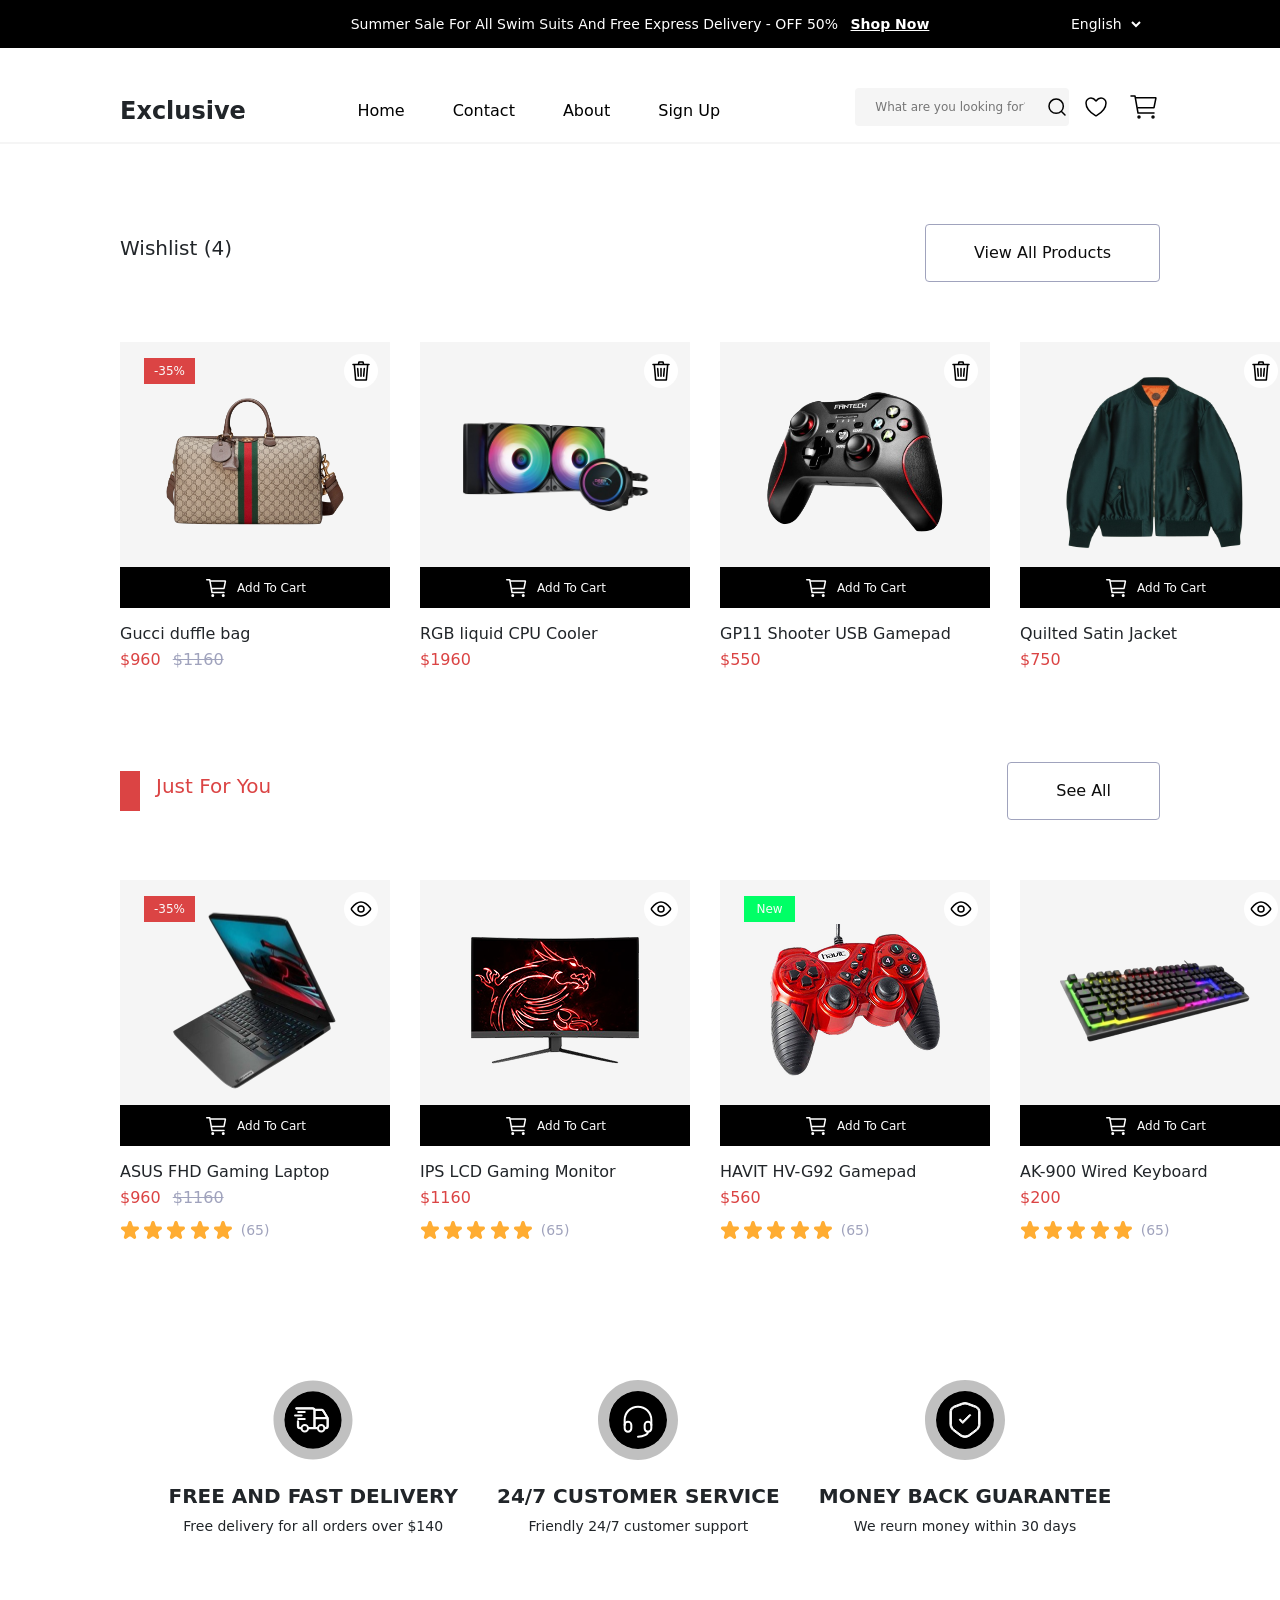
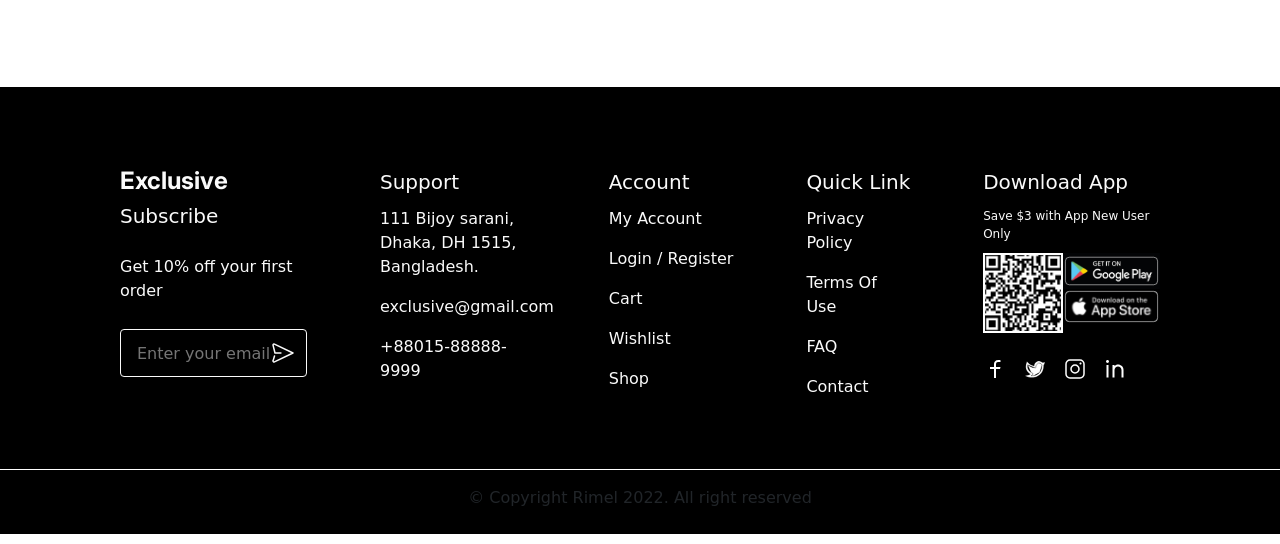
<file: wishlist.html>
<!DOCTYPE html>
<html lang="en">
<head>
  <meta charset="UTF-8">
  <meta name="viewport" content="width=device-width, initial-scale=1.0" />
    <link rel="stylesheet" href="./styles/reset.css">
  <link rel="stylesheet" href="./styles/styles.css">
  <link rel="stylesheet" href="./styles/responsive.css">
   <link href="https://cdn.jsdelivr.net/npm/bootstrap@5.3.3/dist/css/bootstrap.min.css" rel="stylesheet" integrity="sha384-QWTKZyjpPEjISv5WaRU9OFeRpok6YctnYmDr5pNlyT2bRjXh0JMhjY6hW+ALEwIH" crossorigin="anonymous">
    <title>Wishlist</title>
</head>
<body>
<header class="header">
    <!-- Language Bar -->
  <div class="dropdown">
    <select id="language-select" class="dropdown-select">
      <option value="english" selected>English</option>
      <option value="french">French</option>
      <option value="spanish">Spanish</option>
      <option value="german">German</option>
      <option value="italian">Italian</option>
    </select>
  </div>
  <!-- Header Box containing the promotion text and shop now link -->
 <div class="header__box">
  <p class="header__text">
    Summer Sale For All Swim Suits And Free Express Delivery - OFF 50% 
    <a href="#shopnow" class="hero__shop-now-link">Shop Now</a>
  </p>
</div>
   <!-- Header Bottom Box containing the navigation bar and buttons -->
  <div class="header__bottom-box">
     <!-- Navigation Bar with menu items -->
   <div class="navbar">
    <p class="navbar-header">Exclusive</p>
     <nav class="navbar__nav">
    <ul class="navbar__list">
      <li><a href="./index.html" class="navbar__link">Home</a></li>
      <li><a href="#contact" class="navbar__link">Contact</a></li>
     <li><a href="./about.html" class="navbar__link">About</a></li>
      <li><a href="#signup" class="navbar__link navbar__link--signup">Sign Up</a></li>
    </ul>
  </nav>
   </div>
   <!-- Nav Buttons (Search Bar, Wishlist, and Basket) -->
   <div class="nav-buttons">
  <div class="nav-buttons__search">
    <input type="text" placeholder="What are you looking for?" class="nav-buttons__search-input">
    <img src="./images/Home/search.svg" class="nav-buttons__search-icon" alt="search-icon" />
  </div>
  <div class="nav-buttons__icons">
   <a href="./wishlist.html">
  <img src="./images/Home/Wishlist.svg" class="nav-buttons__wishlist-icon" alt="wishlist-icon" />
</a>
    <img src="./images/Home/basket.svg" class="nav-buttons__basket-icon" alt="basket-icon" />
  </div>
</div>
  </div>
     <!--Burger Menu hidden by default-->
<div class="burger-menu">
        <div class="burger-menu-bar"></div>
        <div class="burger-menu-bar"></div>
        <div class="burger-menu-bar"></div>
    </div>
     <!--Burger Navigation-->
    <div class="burger-navigation">
<ul class="burger-navigation-list">
   <li><a href="./index.html" class="navbar__link">Home</a></li>
      <li><a href="#contact" class="navbar__link">Contact</a></li>
     <li><a href="./about.html" class="navbar__link">About</a></li>
      <li><a href="#signup" class="navbar__link navbar__link--signup">Sign Up</a></li>
      <li></li>
</ul>
     <input type="text" placeholder="What are you looking for?" class="burger-navigation-input"> 
     <div>
      <a href="./wishlist.html">
  <img src="./images/Home/Wishlist.svg" class="nav-buttons__wishlist-icon" alt="wishlist-icon" />
</a>
<img src="./images/Home/basket.svg" class="nav-buttons__basket-icon" alt="basket-icon" />
</div>
    </div>
</header>
<main>
    <!-- Wishlist Section -->
  <section class="wishlist-section section">
    <div class="wishlist-header">
      <p>Wishlist (4)</p>
      <button type="button" class="wishlist-button">View All Products</button>
    </div>
     <!-- Wishlist Items list -->
    <div class="wishlist-items">
       <!-- Wishlist Card -->
<div class="wishlist-card">
  <div class="wishlist-images">
  <p class="card-label red-label">-35%</p>
    <img src="./images/Wishlist/trash-icon.svg" alt="delete-icon" class="delete-icon">
     <!-- Product Image-->
      <img src="./images/Home/bag.svg" alt="bag" class="wishlist-img"/>
      </div>
    <div class="wishlist-card-button">
      <img src="./images/Wishlist/basket.svg" alt="basket icon" />
      <p>Add To Cart</p>
    </div>
   <!-- Product Description-->
  <div class="card-text">
    <h5 class="product-name">Gucci duffle bag</h5>
    <div class="product-prices">
      <p class="current-price">$960</p>
      <p class="old-price">$1160</p>
    </div>
  </div>
</div>
 <!-- Wishlist Card -->
<div class="wishlist-card">
  <div class="wishlist-images">
    <img src="./images/Wishlist/trash-icon.svg" alt="delete-icon" class="delete-icon">
     <!-- Product Image-->
      <img src="./images/Home/cooler.svg" alt="cooler" class="wishlist-img" />
    </div>
    <div class="wishlist-card-button">
      <img src="./images/Wishlist/basket.svg" alt="basket icon" />
      <p>Add To Cart</p>
    </div>
   <!-- Product Description-->
  <div class="card-text">
    <h5 class="product-name">RGB liquid CPU Cooler</h5>
    <div class="product-prices">
      <p class="current-price">$1960</p>
    </div>
  </div>
</div>
 <!-- Wishlist Card -->
<div class="wishlist-card">
  <div class="wishlist-images">
    <img src="./images/Wishlist/trash-icon.svg" alt="delete-icon" class="delete-icon">
     <!-- Product Image-->
      <img src="./images/Home/game-shooter.svg" alt="gameshooter"  class="wishlist-img"/>
      </div>
    <div class="wishlist-card-button">
      <img src="./images/Wishlist/basket.svg" alt="basket icon" />
      <p>Add To Cart</p>
    </div>
  <div class="card-text">
    <h5 class="product-name">GP11 Shooter USB Gamepad</h5>
    <div class="product-prices">
      <p class="current-price">$550</p>
    </div>
  </div>
</div>
 <!-- Wishlist Card -->
<div class="wishlist-card">
   <div class="wishlist-images">
    <img src="./images/Wishlist/trash-icon.svg" alt="delete-icon" class="delete-icon">
     <!-- Product Image-->
      <img src="./images/Home/jacket.svg" alt="jacket"  class="wishlist-img"/>
      </div>
    <div class="wishlist-card-button">
      <img src="./images/Wishlist/basket.svg" alt="basket icon" />
      <p>Add To Cart</p>
    </div>
       <!-- Product Description-->
  <div class="card-text">
    <h5 class="product-name">Quilted Satin Jacket</h5>
    <div class="product-prices">
      <p class="current-price">$750</p>
    </div>
  </div>
</div>
</div>
 <div class="wishlist-header for-you-elements" >
  <div class="section-title-elements">
      <div class="title-element-box">
      </div>
      <p>Just For You</p>
      </div>
      <button type="button" class="wishlist-button">See All</button>
      </div>
    <div class="wishlist-items">
       <!-- Wishlist Card -->
        <div class="wishlist-card">
            <div class="wishlist-images">
<img src="./images/Home/eye.svg" alt="delete-icon" class="card-icons">
<p class="card-label red-label">-35%</p>
 <!-- Product Image-->
      <img src="./images/Home/asus-computer.svg" alt="asus-computer" class="wishlist-img"/>
      </div>
    <div class="wishlist-card-button">
      <img src="./images/Wishlist/basket.svg" alt="basket icon" />
      <p>Add To Cart</p>
    </div>
       <!-- Product Description-->
  <div class="card-text">
    <h5 class="product-name">ASUS FHD Gaming Laptop</h5>
    <div class="product-prices">
      <p class="current-price">$960</p>
      <p class="old-price">$1160</p>
    </div>
       <!-- Product Rating-->
<div class="rating-box">
          <div class="rating-stars">
          <img src="./images/Home/orange-star.svg" alt="orange-star" />
           <img src="./images/Home/orange-star.svg" alt="orange-star" />
            <img src="./images/Home/orange-star.svg" alt="orange-star" />
             <img src="./images/Home/orange-star.svg" alt="orange-star" />
              <img src="./images/Home/orange-star.svg" alt="orange-star" />
             </div>
             <div class="rating-num">
              <p>(65)</p>
             </div>
        </div>
  </div>
</div>
 <!-- Wishlist Card -->
   <div class="wishlist-card">
      <div class="wishlist-images">
<img src="./images/Home/eye.svg" alt="delete-icon" class="card-icons">
 <!-- Product Image-->
      <img src="./images/Wishlist/tv.png" alt="tv" class="wishlist-img" />
      </div>
    <div class="wishlist-card-button">
      <img src="./images/Wishlist/basket.svg" alt="basket icon" />
      <p>Add To Cart</p>
    </div>
       <!-- Product Description-->
  <div class="card-text">
    <h5 class="product-name">IPS LCD Gaming Monitor</h5>
    <div class="product-prices">
      <p class="current-price">$1160</p>
    </div>
    <!-- Product Rating-->
    <div class="rating-box">
          <div class="rating-stars">
          <img src="./images/Home/orange-star.svg" alt="orange-star" />
           <img src="./images/Home/orange-star.svg" alt="orange-star" />
            <img src="./images/Home/orange-star.svg" alt="orange-star" />
             <img src="./images/Home/orange-star.svg" alt="orange-star" />
              <img src="./images/Home/orange-star.svg" alt="orange-star" />
             </div>
             <div class="rating-num">
              <p>(65)</p>
             </div>
        </div>
  </div>
</div>
 <!-- Wishlist Card -->
   <div class="wishlist-card">
    <div class="wishlist-images">
   <img src="./images/Home/eye.svg" alt="delete-icon" class="card-icons">
   <p class="card-label green-label">New</p>
    <!-- Product Image-->
      <img src="./images/Home/Gaming.png" alt="gamepad" class="wishlist-img"/>
    </div>
    <div class="wishlist-card-button">
      <img src="./images/Wishlist/basket.svg" alt="basket icon" />
      <p>Add To Cart</p>
    </div>
       <!-- Product Description-->
  <div class="card-text">
    <h5 class="product-name">HAVIT HV-G92 Gamepad</h5>
    <div class="product-prices">
      <p class="current-price">$560</p>
    </div>
    <!-- Product Rating-->
    <div class="rating-box">
          <div class="rating-stars">
          <img src="./images/Home/orange-star.svg" alt="orange-star" />
           <img src="./images/Home/orange-star.svg" alt="orange-star" />
            <img src="./images/Home/orange-star.svg" alt="orange-star" />
             <img src="./images/Home/orange-star.svg" alt="orange-star" />
              <img src="./images/Home/orange-star.svg" alt="orange-star" />
             </div>
             <div class="rating-num">
              <p>(65)</p>
             </div>
        </div>
  </div>
</div>
 <!-- Wishlist Card -->
<div class="wishlist-card">
  <div class="wishlist-images">
    <img src="./images/Home/eye.svg" alt="eye-icon" class="card-icons">
     <!-- Product Image-->
      <img src="./images/Home/keyboard.png" alt="keyboard" class="wishlist-img" />
      </div>
    <div class="wishlist-card-button">
      <img src="./images/Wishlist/basket.svg" alt="basket icon" />
      <p>Add To Cart</p>
    </div>
       <!-- Product Description-->
  <div class="card-text">
    <h5 class="product-name">AK-900 Wired Keyboard</h5>
    <div class="product-prices">
      <p class="current-price">$200</p>
    </div>
    <!-- Product Rating-->
    <div class="rating-box">
          <div class="rating-stars">
          <img src="./images/Home/orange-star.svg" alt="orange-star" />
           <img src="./images/Home/orange-star.svg" alt="orange-star" />
            <img src="./images/Home/orange-star.svg" alt="orange-star" />
             <img src="./images/Home/orange-star.svg" alt="orange-star" />
              <img src="./images/Home/orange-star.svg" alt="orange-star" />
             </div>
             <div class="rating-num">
              <p>(65)</p>
             </div>
        </div>
  </div>
</div>
</div>
  </section>
  <!--Service Description-->
   <section class="service-features">
      <!--Delivery Info-->
    <div class="service-box">
  <img src="./images/Home/Services.svg" alt="car-icon" class="service-box__icon"/>
  <div class="service-box__text">
    <h4 class="service-box__title">FREE AND FAST DELIVERY</h4>
    <p class="service-box__description">Free delivery for all orders over $140</p>
  </div>
</div>
<!--Support Info-->
<div class="service-box">
  <img src="./images/Home/support.svg" alt="car-icon" class="service-box__icon"/>
  <div class="service-box__text">
    <h4 class="service-box__title">24/7 CUSTOMER SERVICE</h4>
    <p class="service-box__description">Friendly 24/7 customer support</p>
  </div>
</div>
<!--Guaranty Info-->
<div class="service-box">
  <img src="./images/Home/guaranty-icon.svg" alt="car-icon" class="service-box__icon"/>
  <div class="service-box__text">
    <h4 class="service-box__title">MONEY BACK GUARANTEE</h4>
    <p class="service-box__description">We reurn money within 30 days</p>
  </div>
</div>
  </section>
</main>
  <footer class="footer">
    <div class="footer-top-container">
<div class="subscribe-box footer-column">
   <!-- Subscription Column-->
  <h6>Exclusive</h6>
  <p class="subscribe">Subscribe</p>
  <p class="discount">Get 10% off your first order</p>
  <div class="input-container">
  <input type="email" placeholder="Enter your email" class="input-with-icon">
  <img src="./images/Home/icon-send.svg" alt="arrow-icon" class="input-icon">
</div>

</div>
 <!-- Support Info -->
<div class="support-box footer-column">
  <p class="footer-column-title">Support</p>
     <ul class="account-list">
    <li class="contact-info">111 Bijoy sarani, Dhaka,  DH 1515, Bangladesh.</li>
    <li><a href="mailto:exclusive@gmail.com" target="_blank" class="contact-info">exclusive@gmail.com</a></li>
    <li><a href="tel:+88015-88888-9999" target="_blank" class="contact-info">+88015-88888-9999</a></li>
</ul>
  </div>
   <!-- Account  Info -->
<div class="footer-column">
    <p class="footer-column-title">Account</p>
    <ul class="account-list">
    <li>My Account</li>
    <li>Login / Register</li>
    <li>Cart</li>
    <li>Wishlist</li>
    <li>Shop</li>
  </ul>
</div>
 <!--Quick links -->
<div class="footer-column">
    <p class="footer-column-title">Quick Link</p>
      <ul class="account-list">
    <li>Privacy Policy</li>
    <li>Terms Of Use</li>
    <li>FAQ</li>
    <li>Contact</li>
  </ul>
</div>
 <!-- Application Info -->
<div class="footer-column">
  <div class="account-list">
    <p class="footer-column-title">Download App</p>
    <p class="footer-save">Save $3 with App New User Only</p>
    <div class="apps-container">
      <img src="./images/Home/Qr-Code.svg" alt="qr-code" />
      <div class="apps-box">
        <img src="./images/Home/GooglePlay.svg" alt="app-store" />
        <img src="./images/Home/AppStore.svg" alt="app-store" />
      </div>
    </div>
     <!-- Scoial website navigation -->
   <div class="social-icons">
  <a href="https://www.facebook.com" target="_blank">
    <img src="./images/Home/Icon-Facebook.svg" alt="facebook" />
  </a>
  <a href="https://www.twitter.com" target="_blank">
    <img src="./images/Home/Icon-Twitter.svg" alt="twitter" />
  </a>
  <a href="https://www.instagram.com" target="_blank">
    <img src="./images/Home/icon-instagram.svg" alt="instagram" />
  </a>
  <a href="https://www.linkedin.com" target="_blank">
    <img src="./images/Home/Icon-Linkedin.svg" alt="linkedin" />
  </a>
</div>

  </div>
</div>
    </div>
     <!-- Copyright-->
    <div class="footer-bottom-container">
      <p>&copy; Copyright Rimel 2022. All right reserved</p>
    </div>
  </footer>
 <script src="https://cdn.jsdelivr.net/npm/bootstrap@5.3.3/dist/js/bootstrap.bundle.min.js" integrity="sha384-YvpcrYf0tY3lHB60NNkmXc5s9fDVZLESaAA55NDzOxhy9GkcIdslK1eN7N6jIeHz" crossorigin="anonymous"></script>
<script src="./script.js"></script>
</body>
</html>
</file>
<file: styles/styles.css>
@import url("https://fonts.googleapis.com/css2?family=Poppins:ital,wght@0,100;0,200;0,300;0,400;0,500;0,600;0,700;0,800;0,900;1,100;1,200;1,300;1,400;1,500;1,600;1,700;1,800;1,900&display=swap");
@import url("https://fonts.googleapis.com/css2?family=Inter:ital,opsz,wght@0,14..32,100..900;1,14..32,100..900&display=swap");

* {
  margin: 0;
  padding: 0;
  box-sizing: border-box;
}

html {
  font-size: 62.5%;
}

:root {
  --primary-color: #ffff;
  --color-light: #fafafa;
  --secondary-color: #db4444;
  --color-red: #fb1314;
  --color-hover: #e07575;
  --color-black: #000;
  --color-dark: #0d0d0d;
  --color-grey: #f5f5f5;
  --color-grey-secondary: #a0a3bd;
  --color-green: #00ff66;
  --color-yellow: #eeff61;
  --border-radius: 4px;
  --small-gap: 8px;
  --small-font-size: 1.2rem;
  --font-medium-size: 1.6rem;
  --font-large-size: 2.4rem;
  --medium-space: 1.6rem;
  --large-space: 2.4rem;
  --extra-large-space: 4.8rem;
}

body {
  width: 100%;
  font-family: "Poppins", sans-serif;
  margin: 0 auto;
  box-sizing: border-box;
}

.section {
  max-width: 117rem;
  width: 81.25%;
  margin: 0 auto;
}

.button {
  padding: var(--medium-space) var(--extra-large-space);
  font-weight: 500;
  font-size: var(--font-medium-size);
  color: var(--color-light);
  background-color: var(--secondary-color);
  border: none;
  border-radius: var(--border-radius);
  cursor: pointer;
  transition: all 0.3s ease-out;
}

.button:hover {
  background-color: var(--color-hover);
}

/*header */
.header {
  width: 100%;
  display: flex;
  flex-direction: column;
  border-bottom: 2px solid var(--color-grey);
  position: relative;
}

.header__box {
  height: 4.8rem;
  display: flex;
  justify-content: center;
  padding-top: 1.2rem;
  font-size: 1.4rem;
  background-color: var(--color-black);
  position: relative;
}

.header__box p {
  line-height: 2.1rem;
  color: var(--primary-color);
}

.hero__shop-now-link {
  line-height: 2.4rem;
  font-weight: 600;
  color: var(--primary-color);
  margin-left: 8px;
}

.dropdown-select {
  background-color: var(--color-black);
  border: none;
  color: var(--primary-color);
  display: flex;
  align-items: center;
  position: absolute;
  right: 13.6rem;
  top: 1.2rem;
  height: 2.4rem;
  font-size: 1.4rem;
  cursor: pointer;
  outline: none;
  z-index: 1;
}

.header__bottom-box {
  width: 81.25%;
  margin: 0 auto;
  display: flex;
  justify-content: space-between;
  padding-top: 4rem;
  padding-bottom: var(--medium-space);
}

.navbar {
  width: 57.7%;
  height: 3.8rem;
}

.navbar-header {
  font-size: 2.4rem;
  font-weight: bold;
}

.navbar__list {
  display: flex;
  gap: var(--extra-large-space);
}

.navbar__link {
  font-size: var(--font-medium-size);
  text-decoration: none;
  color: var(--color-black);
  transition: all 0.3s ease-in;
  position: relative;
}

.navbar__link:hover {
  font-weight: bold;
}

.navbar__link::after {
  content: "";
  position: absolute;
  bottom: -2px;
  left: 0;
  width: 100%;
  height: 2px;
  background-color: var(--secondary-color);
  transform: scaleX(0);
  transform-origin: bottom right;
  transition: transform 0.3s ease;
}

.navbar__link:hover::after {
  transform: scaleX(1);
  transform-origin: bottom left;
}

.nav-buttons {
  width: 29.3%;
  display: flex;
  align-items: center;
  justify-content: space-between;
}

.nav-buttons__search {
  width: 70%;
  background-color: var(--color-grey);
  border-radius: var(--border-radius);
  position: relative;
  height: 100%;
  padding-left: 2rem;
  padding-right: 1.2rem;
  display: flex;
  align-items: center;
  cursor: pointer;
}

.nav-buttons__search-input {
  height: 2.4rem;
  font-size: 1.2rem;
  border: none;
  background-color: var(--color-grey);
  outline: none;
}

.nav-buttons__search-icon {
  position: absolute;
  top: 50%;
  right: 0;
  transform: translateY(-50%);
  width: 2.4rem;
  height: auto;
}

.nav-buttons__icons {
  display: flex;
  gap: var(--medium-space);
  transition: all 0.3 ease-out;
}

.nav-buttons__wishlist-icon:hover,
.nav-buttons__basket-icon:hover {
  transform: scale(1.05);
  cursor: pointer;
}

.burger-menu,
.burger-navigation {
  display: none;
}

.burger-menu-bar {
  height: 4px;
  width: 4rem;
  background-color: white;
  transition: all 0.3s ease;
  margin: 4px 0;
}

.active {
  display: flex;
}

.burger-menu.active .burger-menu-bar:nth-child(1) {
  transform: rotate(45deg);
  top: 10px;
  transform-origin: center;
  z-index: 100;
  position: absolute;
}

.burger-menu.active .burger-menu-bar:nth-child(2) {
  opacity: 0;
}

.burger-menu.active .burger-menu-bar:nth-child(3) {
  transform: rotate(-45deg);
  top: 10px;
  transform-origin: center;
  z-index: 1000;
  position: absolute;
}

/*aside*/
.hero-section {
  margin: 0 auto;
  display: grid;
  grid-template-columns: 18.5% 76.5%;
  gap: 5%;
  margin-bottom: 10rem;
  margin-top: 4rem;
}

.categories-list {
  display: flex;
  flex-direction: column;
  gap: var(--medium-space);
  font-size: var(--font-medium-size);
  padding: 0;
  width: 100%;
}

.list-group-item {
  display: flex;
  gap: 5.1rem;
  cursor: pointer;
  transition: all 0.2s ease;
}

.list-group-item:hover {
  font-weight: 500;
}

.carousel-item {
  background-color: var(--color-black);
}

/* Split the content in half */
.text-side {
  display: flex;
  flex-direction: column;
}

.text-content {
  padding: 5.8rem 3.8rem 4.7rem 6.4rem;
  display: flex;
  flex-direction: column;
}

.hero-subtitles {
  display: flex;
  gap: 2.4rem;
  margin-bottom: 2rem;
  justify-content: flex-start;
}

.hero-subtitles p {
  font-size: 1.6rem;
  line-height: 2.4;
  color: var(--color-light);
}

.hero-header {
  font-size: 4.8rem;
  font-family: "Inter", sans-serif;
  font-weight: 600;
  letter-spacing: 4%;
  color: var(--primary-color);
  margin-bottom: 2.2rem;
  line-height: 6rem;
}

.hero-btn {
  display: flex;
  align-items: center;
  gap: 1.2rem;
}

.shopping-link {
  font-size: 1.6rem;
  line-height: 2.4rem;
  font-weight: 500;
  color: var(--color-light);
  text-decoration: none;
  position: relative;
  cursor: pointer;
}

.shopping-link::after {
  content: "";
  position: absolute;
  bottom: -4px;
  left: 50%;
  transform: translateX(-50%);
  width: 8.1rem;
  height: 1px;
  background-color: var(--color-light);
}

.image-side img {
  object-fit: cover;
  height: 100%;
}

/*Flash Sales */
.flash-sales-section {
  display: flex;
  flex-direction: column;
  margin-left: auto;
}

.section-titles {
  display: flex;
  flex-direction: column;
  justify-content: space-between;
}

.flash-sales-header {
  width: 81.25%;
  margin: 0 auto;
  display: grid;
  grid-template-columns: 1fr 1fr;
  margin-bottom: 6rem;
  font-weight: 600;
}

.time-box {
  display: flex;
  flex-direction: column;
}

.time-dots {
  display: flex;
  flex-direction: column;
  gap: var(--small-gap);
  justify-content: center;
}

.dot {
  width: 4px;
  height: 4px;
  border-radius: 50%;
  background-color: var(--color-hover);
}

.flesh-section-title {
  display: flex;
  justify-content: space-between;
  align-items: flex-end;
}

.flesh-section-title h3 {
  font-size: 3.6rem;
  line-height: 4.8rem;
  font-weight: 600;
  font-family: "Inter";
  margin-top: var(--large-space);
}

.time-box-info {
  display: flex;
  flex-direction: column;
}

.time-set,
.time-box-info-numbers {
  display: flex;
  justify-content: space-between;
}

.time-box-info-numbers {
  gap: 1.7rem;
}

.time-set {
  padding: 0;
  text-align: center;
}

.time-set li {
  font-size: 1.2rem;
  line-height: 1.8rem;
}

.time-box-info-number {
  font-size: 3.2rem;
  font-weight: 700;
  font-family: "Inter", sans-serif;
  letter-spacing: 4%;
  padding: 0;
}

.flesh-sales-cards {
  display: grid;
  grid-template-columns: repeat(5, 27rem);
  gap: 3rem;
  max-width: 131rem;
  margin-left: 13.5rem;
  overflow: hidden;
}

/*categories*/
.categories {
  display: flex;
  flex-direction: column;
  margin-top: 8rem;
  margin-bottom: 7rem;
  border-bottom: 2px solid var(--color-grey);
}

.section-header {
  display: grid;
  grid-template-columns: 1fr 1fr;
  margin-bottom: 6rem;
  font-weight: 600;
  width: 100%;
}

.section-title-elements {
  height: 4rem;
  display: flex;
  align-items: center;
}

.section-title-elements p {
  font-size: var(--font-medium-size);
  color: var(--secondary-color);
}

.title-element-box {
  width: 2rem;
  height: 4rem;
  margin-right: var(--medium-space);
  background-color: var(--secondary-color);
}

.section-title-box h3 {
  font-size: 3.6rem;
  margin-top: 2rem;
}

.section-navigation {
  display: flex;
  gap: var(--small-gap);
  align-items: flex-end;
  justify-content: flex-end;
}

.navigation-button {
  width: 4.6rem;
  height: 4.6rem;
  border-radius: 50%;
  background-color: var(--color-grey);
  display: flex;
  align-items: center;
  justify-content: center;
  cursor: pointer;
  transition: all 0.3s ease;
}

.navigation-button:hover {
  filter: brightness(0.8);
}

.categories__container {
  display: grid;
  grid-template-columns: repeat(6, 1fr);
  gap: 3rem;
  font-weight: 600;
}

.categories__container-box {
  border: 2px solid var(--color-grey);
  padding-top: 2.5rem;
  padding-bottom: 2.5rem;
  display: flex;
  flex-direction: column;
  align-items: center;
  gap: var(--medium-space);
  font-size: var(--font-medium-size);
  margin-bottom: 7rem;
  cursor: pointer;
  transition: all 0.3s ease-out;
  border-radius: var(--border-radius);
}

.categories__container-box:hover {
  transform: scale(1.05);
}

.camera-box {
  background-color: var(--secondary-color);
  color: var(--primary-color);
}

/*Selling Section */
.selling-section {
  margin-bottom: 14rem;
}

.view-button {
  width: 16rem;
}

.products-container {
  display: grid;
  grid-template-columns: repeat(4, 1fr);
  column-gap: 3rem;
  row-gap: 6rem;
}

.product-card {
  border-radius: var(--border-radius);
  position: relative;
  cursor: pointer;
  transition: all 0.3s ease-in;
  display: flex;
  flex-direction: column;
  gap: var(--medium-space);
}

.product-card:hover {
  transform: scale(1.03);
}

.rating-stars img {
  width: 2rem;
  height: 2rem;
}

.card-images {
  background-color: var(--color-grey);
  display: flex;
  justify-content: center;
  align-items: center;
  padding: 3.5rem 4rem;
}

.wishlist-images {
  background-color: var(--color-grey);
  display: flex;
  justify-content: center;
  align-items: center;
  padding: 1.5rem 4rem;
}

.card-icons {
  position: absolute;
  display: flex;
  flex-direction: column;
  gap: var(--small-gap);
  width: 3.4rem;
  top: 1.2rem;
  right: 1.2rem;
}

.card-text {
  display: flex;
  flex-direction: column;
  font-weight: 500;
  margin-top: 1.2rem;
}

.product-name {
  font-size: var(--font-medium-size);
}

.product-prices {
  display: flex;
  gap: 1.2rem;
  font-size: var(--font-medium-size);
}

.current-price {
  color: var(--secondary-color);
}

.old-price {
  color: var(--color-grey-secondary);
  text-decoration: line-through;
}

.rating-box {
  display: flex;
  gap: var(--small-gap);
  height: 2rem;
}

.rating-stars img {
  width: 2rem;
  height: 2rem;
}

.rating-num p {
  font-size: 1.4rem;
  color: var(--color-grey-secondary);
}

/*music-section*/
.music-section {
  background-color: var(--color-black);
  padding: 6.9rem 4.4rem 6.9rem 5.6rem;
  display: flex;
  gap: 2.7rem;
}

.music-box-content {
  display: flex;
  flex-direction: column;
  gap: 3.2rem;
  width: 41.5%;
}

.music-box-content h3 {
  color: var(--color-light);
  font-family: "Inter", sans-serif;
  font-size: 4.8rem;
  line-height: 6rem;
}

.music-box-content p {
  color: var(--color-green);
  font-size: var(--font-medium-size);
  line-height: 2rem;
  font-weight: 600;
}

.time-container {
  display: flex;
  gap: var(--large-space);
}

.music-box-image {
  width: 56%;
}

.music-box-image img {
  width: 100%;
}

.green-button {
  width: 17.1rem;
  background-color: var(--color-green);
}

/*our-products-section */
.our-products-section {
  margin-top: 7.1rem;
  margin-bottom: 14rem;
  display: flex;
  flex-direction: column;
  align-items: center;
}

.card-info {
  display: flex;
  height: 2.4rem;
  font-size: var(--font-medium-size);
  gap: var(--small-gap);
}

.product-rating-number {
  color: var(--color-grey-secondary);
}

.camera-card {
  padding-bottom: 0;
  position: relative;
}

.card-button {
  width: 100%;
  height: 4.1rem;
  font-size: var(--font-medium-size);
  font-weight: 500;
  color: var(--primary-color);
  position: absolute;
  bottom: 8.5rem;
  background-color: var(--color-black);
  cursor: pointer;
}

.black-button {
  top: 20rem;
}

.card-label {
  background-color: var(--color-green);
  width: 5.1rem;
  height: 2.6rem;
  font-size: 1.2rem;
  color: var(--color-light);
  position: absolute;
  top: var(--medium-space);
  left: var(--large-space);
  display: flex;
  align-items: center;
  justify-content: center;
}

.red-label {
  background-color: var(--secondary-color);
}

.products-button {
  max-width: 23.4rem;
  margin-top: 7.6rem;
}

.card-circles {
  margin-top: 0.8rem;
  display: flex;
  align-items: center;
  gap: var(--small-gap);
}

.circle {
  width: 2rem;
  height: 2rem;
  border-radius: 50%;
}

.red-circle {
  background-color: var(--secondary-color);
}

.primary-red-circle {
  background-color: var(--color-red);
  border: 2px solid var(--color-black);
}

.black-circle {
  background-color: var(--color-black);
}

.yellow-circle {
  background-color: var(--color-yellow);
  border: 2px solid var(--color-black);
}

/*new-arrivals */
.new-arrivals-container {
  display: grid;
  grid-template-columns: repeat(4, 1fr);
  grid-template-rows: repeat(2, 1fr);
  gap: 3rem;
}

.first-image {
  grid-column: 1 / 3;
  grid-row: 1 / 3;
  background-color: var(--color-black);
  position: relative;
}

.first-image img {
  width: 100%;
}

.second-image {
  grid-column: span 2 / span 4;
  grid-column-start: 3;
  position: relative;
  background-color: var(--color-dark);
}

.third-image {
  grid-column-start: 3;
  grid-row-start: 2;
  background-color: var(--color-black);
  padding: 3rem;
  position: relative;
}

.fourth-image {
  grid-column: span 3 / span 4;
  grid-row-start: 2;
  padding: 3rem;
  background-color: var(--color-black);
  position: relative;
}

.arrival-image {
  display: flex;
  justify-content: center;
  align-items: center;
}

.image-text {
  position: absolute;
  max-width: 24.2rem;
  left: var(--large-space);
  bottom: var(--large-space);
  display: flex;
  flex-direction: column;
  color: var(--color-light);
}

.image-text h5 {
  font-size: 2.4rem;
  letter-spacing: 3%;
  font-weight: 600;
  font-family: "Inter", sans-serif;
}

.image-text p {
  font-size: 1.4rem;
  line-height: 2.1rem;
  font-family: "Inter", sans-serif;
}

.image-text a {
  color: var(--primary-color);
  font-size: var(--font-medium-size);
  line-height: 2.4rem;
  font-weight: 500;
}

/*service features */
.service-features {
  max-width: 94.3rem;
  width: 90%;
  display: flex;
  justify-content: space-between;
  margin: 0 auto;
  margin-top: 14rem;
}

.service-box {
  display: flex;
  flex-direction: column;
  align-items: center;
  gap: 2.4rem;
}

.service-box img {
  width: 8rem;
  height: 8rem;
}

.service-box__title {
  font-size: 2rem;
  font-weight: 600;
  margin-bottom: 0.8rem;
}

.service-box__description {
  font-size: 1.4rem;
  line-height: 2.1rem;
  text-align: center;
}

.service-button {
  margin-top: 6.2rem;
  position: absolute;
  right: 8.9rem;
  margin-bottom: 3.2rem;
}

.navigation-button img {
  width: 2.4rem;
  height: 2.4rem;
}

/*About Section Nav */
.breadcrumb {
  margin-top: 8rem !important;
  margin-bottom: 4.2rem !important;
  padding-left: 13.5rem !important;
}

.dropdown-list {
  gap: 1.6rem;
}

.breadcrumb-item {
  font-size: 1.4rem;
}

.navigate-home {
  color: var(--color-grey-secondary) !important;
}

.breadcrumb-item.active {
  color: var(--color-black) !important;
}

.path__list {
  display: flex;
  gap: ;
}

/*About Section */
.about-section {
  width: 90.625%;
  display: grid;
  grid-template-columns: 40% 54%;
  justify-items: end;
  margin-left: auto;
  gap: 6%;
  margin-bottom: 14rem;
}

.about-section-text {
  display: flex;
  flex-direction: column;
  justify-content: center;
}

.about-section-text h3 {
  font-size: 5.4rem;
  font-weight: 600;
  margin-bottom: 4rem;
}

.about-section-text p {
  font-size: var(--font-medium-size);
  line-height: 2.4rem;
}

.about-section-image img {
  width: 100%;
  height: auto;
  object-fit: cover;
}

/*about-features-section */
.about-features-section {
  display: grid;
  grid-template-columns: repeat(4, 1fr);
  gap: 3rem;
}

.features-box {
  border: 1px solid var(--color-grey-secondary);
  border-radius: var(--border-radius);
  display: flex;
  flex-direction: column;
  align-items: center;
  justify-content: center;
  height: 23rem;
  transition: transform 0.3s ease;
}

.features-box:hover {
  cursor: pointer;
  transform: translateY(-5px);
}

.features-description {
  font-size: var(--font-medium-size);
}

.features-number {
  margin-top: var(--large-space);
  margin-bottom: 1.2rem;
  font-size: 3.2rem;
  font-weight: bold;
  letter-spacing: 4%;
  font-family: "Inter", sans-serif;
}

.sale-box {
  background-color: var(--secondary-color);
  color: var(--primary-color);
  border: none;
}

/*employee-box*/
.employees-section {
  margin-bottom: 14rem;
  margin-top: 14rem;
  display: flex;
  flex-direction: column;
  align-items: center;
}

.employees-container {
  display: grid;
  grid-template-columns: repeat(3, 1fr);
  gap: 3rem;
}

.employee-box {
  display: flex;
  flex-direction: column;
  gap: 3.2rem;
  cursor: pointer;
  transition: all 0.3s ease;
}

.employee-img {
  max-width: 32.6rem;
  width: 100%;
}

.employee-box:hover {
  transform: scale(1.03);
}

.employee-name {
  font-family: "Inter", sans-serif;
  font-weight: 500;
  font-size: 3.2rem;
  letter-spacing: 4%;
  line-height: 3.2rem;
}

.employee-position {
  font-size: var(--font-medium-size);
  line-height: 2.4rem;
}

.buttons-icons {
  margin-top: 4rem;
}

.social-icons {
  display: flex;
  gap: var(--medium-space);
}

/*Wishlist Section*/
.wishlist-section {
  margin-top: 8rem;
}

.wishlist-header {
  display: flex;
  justify-content: space-between;
  align-items: center;
  width: 100%;
  margin-bottom: 6rem;
}

.for-you-elements {
  margin-top: 8rem;
}

.wishlist-header p {
  font-size: 2rem;
  line-height: 2.6rem;
}

.wishlist-button {
  padding: var(--medium-space) var(--extra-large-space);
  font-size: var(--font-medium-size);
  border: 1px solid var(--color-grey-secondary);
  color: var(--color-dark);
  border-radius: var(--border-radius);
  background-color: transparent;
  transition: all 0.3s ease-out;
}

.wishlist-button:hover {
  background-color: var(--secondary-color);
}

.wishlist-items {
  display: grid;
  grid-template-columns: repeat(4, 1fr);
  gap: 3rem;
}

.wishlist-card {
  position: relative;
  transition: all 0.3s ease-out;
}

.wishlist-card:hover {
  transform: scale(1.03);
}

.delete-icon {
  position: absolute;
  top: 1.2rem;
  right: 1.2rem;
}

.wishlist-card-button {
  width: 100%;
  background-color: var(--color-black);
  font-size: 1.2rem;
  gap: var(--small-gap);
  display: flex;
  align-items: center;
  justify-content: center;
  height: 4.1rem;
  margin-bottom: var(--medium-space);
}

.wishlist-card-button p {
  color: var(--primary-color);
  font-size: 1.2rem;
  margin: 0;
}

.wishlist-img {
  margin-top: 1.5rem;
}

/*Footer*/
.footer {
  background-color: var(--color-black);
  width: 100%;
  margin-top: 14rem;
}

.footer-top-container {
  max-width: 117rem;
  padding-top: 8rem;
  padding-bottom: 6rem;
  width: 81.25%;
  margin: 0 auto;
  display: grid;
  grid-template-columns: 18% 15% 12% 10% 17%;
  gap: 7%;
}

.footer-column {
  display: flex;
  flex-direction: column;
  color: var(--color-light);
}

.subscribe-box h6 {
  font-size: 2.4rem;
  font-weight: 700;
  letter-spacing: 3%;
  font-family: "Inter", sans-serif;
}

.subscribe {
  font-size: 2rem;
  font-weight: 500;
  margin-bottom: var(--large-space);
}

.discount {
  font-size: var(--font-medium-size);
}

.input-container {
  position: relative;
  width: 100%;
  cursor: pointer;
  margin-top: var(--medium-space);
}

.input-with-icon {
  width: 100%;
  background-color: var(--color-black);
  height: 4.8rem;
  font-size: var(--font-medium-size);
  color: var(--color-light);
  border: 1.5px solid var(--color-light);
  border-radius: var(--border-radius);
  cursor: pointer;
  padding-left: var(--medium-space);
  padding-right: var(--medium-space);
}

.input-with-icon:focus {
  border: 2px solid var(--color-light);
  transform: scaleY(1.03);
}

.input-icon {
  position: absolute;
  right: 1.2rem;
  top: 50%;
  transform: translateY(-50%);
  width: 2.4rem;
  height: auto;
}

.footer-column-title {
  font-size: 2rem;
  font-weight: 500;
}

.footer-column ul {
  display: flex;
  flex-direction: column;
  gap: var(--medium-space);
  text-align: left;
  padding-left: 0;
}

.footer-column ul li {
  font-size: var(--font-medium-size);
  width: 100%;
}

.contact-info {
  font-size: var(--font-medium-size);
  padding: 0;
  color: var(--color-light);
  text-decoration: none;
}

.footer-save {
  font-size: 1.2rem;
  line-height: 1.8rem;
  color: var(--color-light);
  font-weight: 500;
}

.apps-container {
  display: grid;
  grid-template-columns: 40% 55%;
  gap: 5%;
  margin-bottom: var(--large-space);
}

.apps-box {
  display: flex;
  flex-direction: column;
}

.social-icons img {
  transition: all 0.3s ease-out;
}

.social-icons img:hover {
  transform: scale(1.1);
  cursor: pointer;
}

.footer-bottom-container {
  border-top: 1px solid var(--primary-color);
}

.footer-bottom-container p {
  font-size: var(--font-medium-size);
  line-height: 2.4rem;
  text-align: center;
  padding-top: var(--medium-space);
  padding-bottom: var(--large-space);
}
</file>
<file: styles/responsive.css>
/*Screen size  1024px */
@media (max-width: 1024px) {
  .header__bottom-box {
    width: 90%;
  }

  .header__box {
    justify-content: flex-start;
    padding-left: 13.6rem;
  }

  .nav-buttons__search {
    padding-right: var(--large-space);
    width: 80%;
  }

  .section {
    width: 90%
  }

  .hero-section {
    grid-template-columns: 1fr;
    width: 90%;
    margin-top: 10rem;
  }

  .wishlist-section,
  .about-section {
    margin-top: 10rem;
  }

  .text-content {
    padding: 4rem;
  }

  .categories-list {
    display: grid;
    grid-template-columns: repeat(5, 1fr);
    gap: 1rem;
  }

  .flash-sales-header {
    grid-template-columns: 1fr;
  }

  .flesh-section-title {
    flex-direction: column;
    align-items: flex-start;
  }

  .section-navigation {
    justify-content: flex-start;
    margin-top: var(--large-space);
  }

  .section-header {
    display: flex;
    justify-content: space-between;
  }

  .flesh-sales-cards {
    grid-template-columns: repeat(3, 1fr);
    margin-left: 0;
    width: 90%;
    margin: 0 auto;
  }

  .music-section {
    padding: 4.4rem;
    flex-direction: column;
    align-items: center;
  }

  .music-box-content {
    width: 100%;
    align-items: center;
  }

  .music-box-content h3 {
    text-align: center;
  }

  .music-box-image {
    width: 100%;
  }

  .our-products-section {
    margin-bottom: 7.1rem;
  }

  .footer-top-container {
    width: 90%;
  }

  .apps-container {
    grid-template-columns: 50% 45%;
  }

  .wishlist-items {
    grid-template-columns: repeat(2, 1fr);
  }
}

/*Screen size  768px */
@media (max-width: 768px) {
  .header {
    width: 100%;
    height: 7.2rem;
    background-color: var(--secondary-color);
    display: flex;
    flex-direction: column;
    border-bottom: none;
    position: fixed;
    top: 0;
    z-index: 100;
  }

  .dropdown-select {
    left: 2.4rem;
    width: 7.2rem;
    top: 2.4rem;
    background-color: var(--secondary-color);
  }

  .burger-menu {
    position: absolute;
    display: flex;
    flex-direction: column;
    top: 1.6rem;
    right: 2.4rem;
    z-index: 100;
    cursor: pointer;
  }

  .header__bottom-box,
  .header__box {
    display: none;
  }

  .burger-navigation {
    opacity: 0;
    transform: translateX(100%);
    gap: var(--large-space);
    background-color: var(--secondary-color);
    width: 40%;
    top: 0;
    right: 0;
    height: 100vh;
    padding: 2.4rem;
    position: fixed;
    z-index: 10;
    transition: opacity 0.3s ease-out, transform 0.3s ease-out;
    display: flex;
    flex-direction: column;
    align-items: center;
    justify-content: center;
  }

  .burger-menu.active+.burger-navigation {
    opacity: 1;
    transform: translateX(0);
  }


  .burger-navigation-list {
    display: flex;
    flex-direction: column;
    align-items: center;
    padding: 0;
    gap: var(--large-space);
  }

  .navbar__link {
    font-size: var(--font-large-size);
    font-weight: 500;
  }

  .burger-navigation-input {
    padding: var(--medium-space);
    width: 80%;
    border-radius: var(--border-radius);
    border: none;
    font-size: var(--small-font-size);
  }

  .categories-list {
    grid-template-columns: repeat(3, 1fr);
    gap: 1rem;
    justify-items: center;
  }

  .flesh-sales-cards {
    grid-template-columns: 1fr 1fr;
  }

  .service-features {
    flex-direction: column;
    margin-top: 7rem;
  }

  .section-header {
    grid-template-columns: 1fr;
  }

  .products-container {
    display: grid;
    grid-template-columns: repeat(2, 1fr);
    gap: 3rem;
  }

  .new-arrivals-container {
    grid-template-columns: 1fr;
    grid-template-rows: auto;
  }

  .first-image,
  .second-image,
  .third-image,
  .fourth-image {
    grid-column: 1;
    grid-row: auto;
  }

  .image-text {
    left: 50%;
    bottom: 40%;
  }

  .footer-top-container {
    grid-template-columns: repeat(3, 1fr);
  }

  .footer-column,
  .footer-column ul {
    text-align: center;
  }

  .about-section {
    width: 90.625%;
    grid-template-columns: 1fr;
    margin: 0 auto;
    gap: 6%;
  }

  .about-section-text {
    text-align: center;
  }

  .about-features-section {
    grid-template-columns: repeat(2, 1fr);
    gap: 3rem;
    margin-top: 10rem;
  }

  .employees-section {
    margin-top: 7rem;
  }

}

@media (max-width: 480px) {
  .text-content {
    align-items: center;
    text-align: center;
  }

  .dropdown-link {
    font-size: 1.2rem;
  }

  .nav-buttons__wishlist-icon {
    margin-right: 6.4rem;
  }

  .flesh-sales-cards {
    grid-template-columns: 1fr;
  }

  .categories__container {
    grid-template-columns: 1fr 1fr;
  }

  .breadcrumb {
    margin: 0 auto !important;
    padding-left: 2.4rem !important;
    padding-top: 2.4rem !important;
  }

  .employees-container,
  .wishlist-items,
  .products-container {
    grid-template-columns: 1fr;
  }

  .burger-navigation {
    width: 60%;
  }
}
</file>
